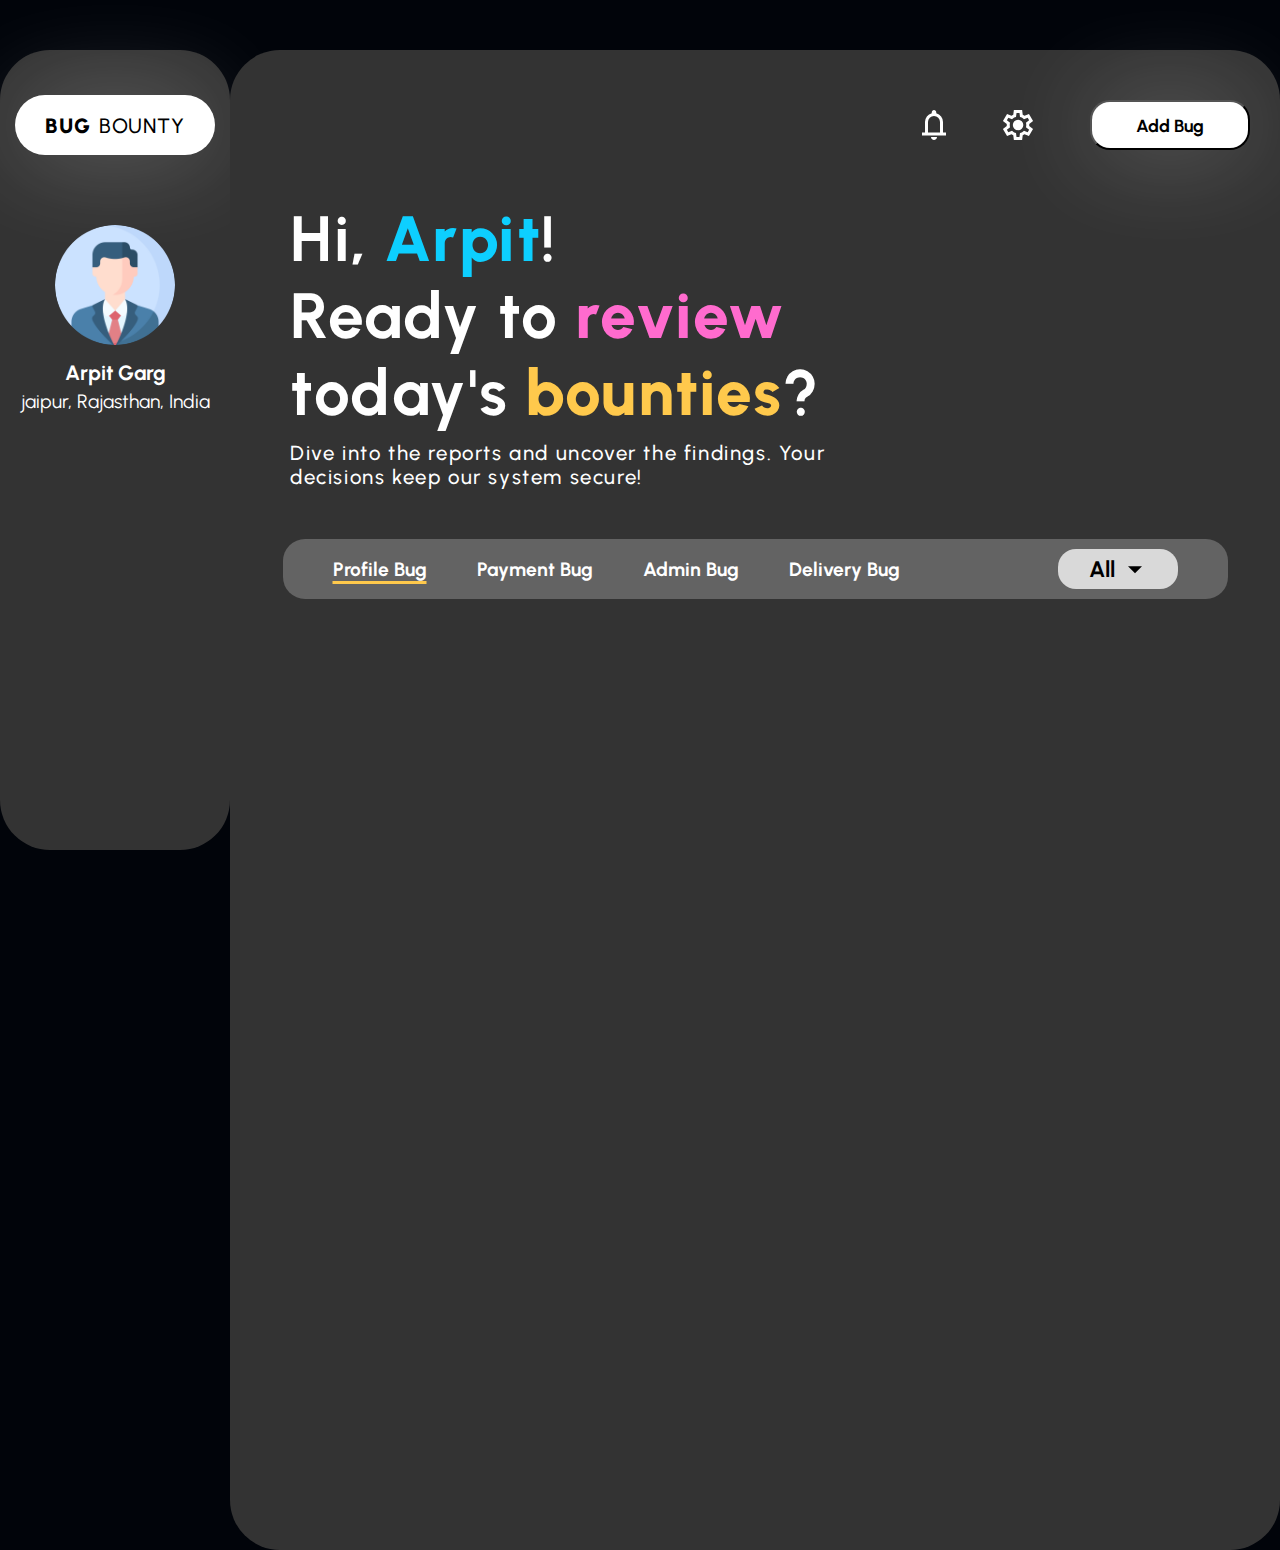
<file: admin.html>
<!DOCTYPE html>
<html lang="en">
<head>
    <meta charset="UTF-8">
    <meta name="viewport" content="width=device-width, initial-scale=1.0">
    <link rel="preconnect" href="https://fonts.googleapis.com">
    <link rel="preconnect" href="https://fonts.gstatic.com" crossorigin>
    <link href="https://fonts.googleapis.com/css2?family=Moderustic&family=Urbanist:ital,wght@0,100..900;1,100..900&display=swap" rel="stylesheet">
    <title>Bug Bounty</title>
    <link rel="stylesheet" href="css/admin.css">
    <link rel="stylesheet" href="css/global.css">
    <link rel="stylesheet" href="css/footer.css">
    <link rel="stylesheet" href="css/stylemobile.css">
</head>
<body>
  
  <div class="fullpage">
    <div id="cursor-border"></div>


    <div class="main-box">

        <div class="main-1">
            <div class="nav">
                <div class="bar">
                    <div class="bar-elements">
                        <div class="mob-nav-ele">
                            <p class="nav-logo"><span>BUG</span> <span>BOUNTY</span></p>
                        </div>
                    </div>
                </div>
            </div>

            <div class="profile-img">
                <img src="images/profile.png" alt="">
                <h3>Arpit Garg</h3>
                <h4>jaipur, Rajasthan, India</h4>
            </div>
        </div>


        <div class="main-2">
            <div class="main-2-top">
                <div class="notify">
                    <svg xmlns="http://www.w3.org/2000/svg" height="24px" viewBox="0 -960 960 960" width="24px" fill="#FFFFFF"><path d="M160-200v-80h80v-280q0-83 50-147.5T420-792v-28q0-25 17.5-42.5T480-880q25 0 42.5 17.5T540-820v28q80 20 130 84.5T720-560v280h80v80H160Zm320-300Zm0 420q-33 0-56.5-23.5T400-160h160q0 33-23.5 56.5T480-80ZM320-280h320v-280q0-66-47-113t-113-47q-66 0-113 47t-47 113v280Z"/></svg>
                </div>
                <div class="setting">
                    <svg xmlns="http://www.w3.org/2000/svg" height="24px" viewBox="0 -960 960 960" width="24px" fill="#FFFFFF"><path d="m370-80-16-128q-13-5-24.5-12T307-235l-119 50L78-375l103-78q-1-7-1-13.5v-27q0-6.5 1-13.5L78-585l110-190 119 50q11-8 23-15t24-12l16-128h220l16 128q13 5 24.5 12t22.5 15l119-50 110 190-103 78q1 7 1 13.5v27q0 6.5-2 13.5l103 78-110 190-118-50q-11 8-23 15t-24 12L590-80H370Zm70-80h79l14-106q31-8 57.5-23.5T639-327l99 41 39-68-86-65q5-14 7-29.5t2-31.5q0-16-2-31.5t-7-29.5l86-65-39-68-99 42q-22-23-48.5-38.5T533-694l-13-106h-79l-14 106q-31 8-57.5 23.5T321-633l-99-41-39 68 86 64q-5 15-7 30t-2 32q0 16 2 31t7 30l-86 65 39 68 99-42q22 23 48.5 38.5T427-266l13 106Zm42-180q58 0 99-41t41-99q0-58-41-99t-99-41q-59 0-99.5 41T342-480q0 58 40.5 99t99.5 41Zm-2-140Z"/></svg>
                </div>
                <div class="addbug">
                    <button class="addbug-btn">Add Bug</button>
                </div>
            </div>

            <div class="main-mid1-txt">
                <h1>Hi, <span class="blue-txt">Arpit</span>!<br>
                    Ready to <span class="pink-txt">review</span><br>today's <span class="yellow-txt">bounties</span>?</h1>
                    <h6>Dive into the reports and uncover the findings. Your decisions keep our system secure!</h6>
            </div>

            <div class="main2-tab">
                <div class="tab-switch-i">
                    <h4><span>Profile Bug</span></h4>
                    <h4>Payment Bug</h4>
                    <h4>Admin Bug</h4>
                    <h4>Delivery Bug</h4>
                </div>
                <div class="tab-switch-all" onclick="toggleDropdown()">
                    <h4>All</h4>
                    <svg xmlns="http://www.w3.org/2000/svg" height="24px" viewBox="0 -960 960 960" width="24px" fill="#000000"><path d="M480-360 280-560h400L480-360Z"/></svg>
                    <div class="dropdown-content" id="dropdown">
                        <a href="#">Featured Bugs</a>
                        <a href="#">New Bugs</a>
                        <a href="#">Old Bugs</a>
                    </div>
                </div>
            </div>
        </div>
    </div>




</div>
<script>
    function toggleDropdown() {
        document.getElementById("dropdown").classList.toggle("show");
    }

    // Close the dropdown if the user clicks outside of it
    window.onclick = function(event) {
        if (!event.target.matches('.tab-switch-all') && !event.target.matches('.tab-switch-all *')) {
            var dropdowns = document.getElementsByClassName("dropdown-content");
            for (var i = 0; i < dropdowns.length; i++) {
                var openDropdown = dropdowns[i];
                if (openDropdown.classList.contains('show')) {
                    openDropdown.classList.remove('show');
                }
            }
        }
    }
</script>
    <script src="js/script.js"></script>
    <script src="js/cursor.js"></script>
    <script src="js/global.js"></script>

</body>
</html>
</file>
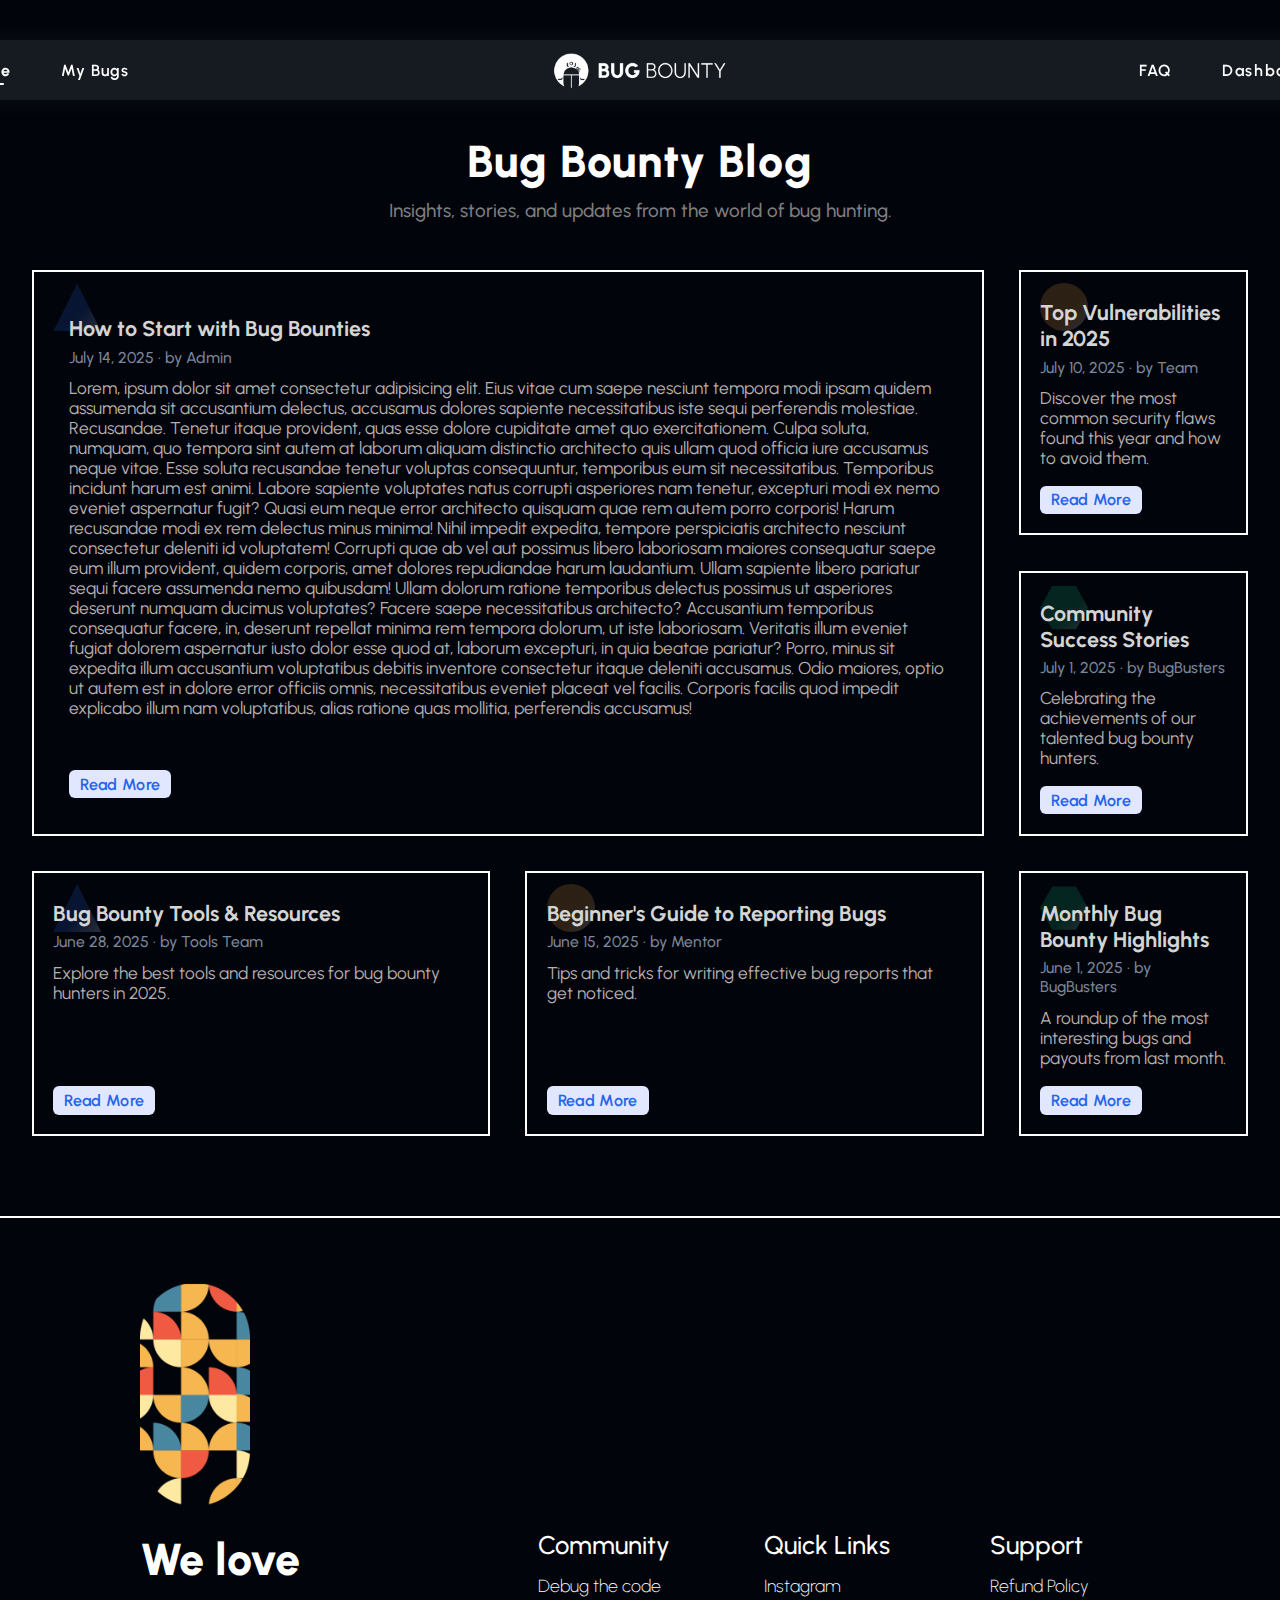
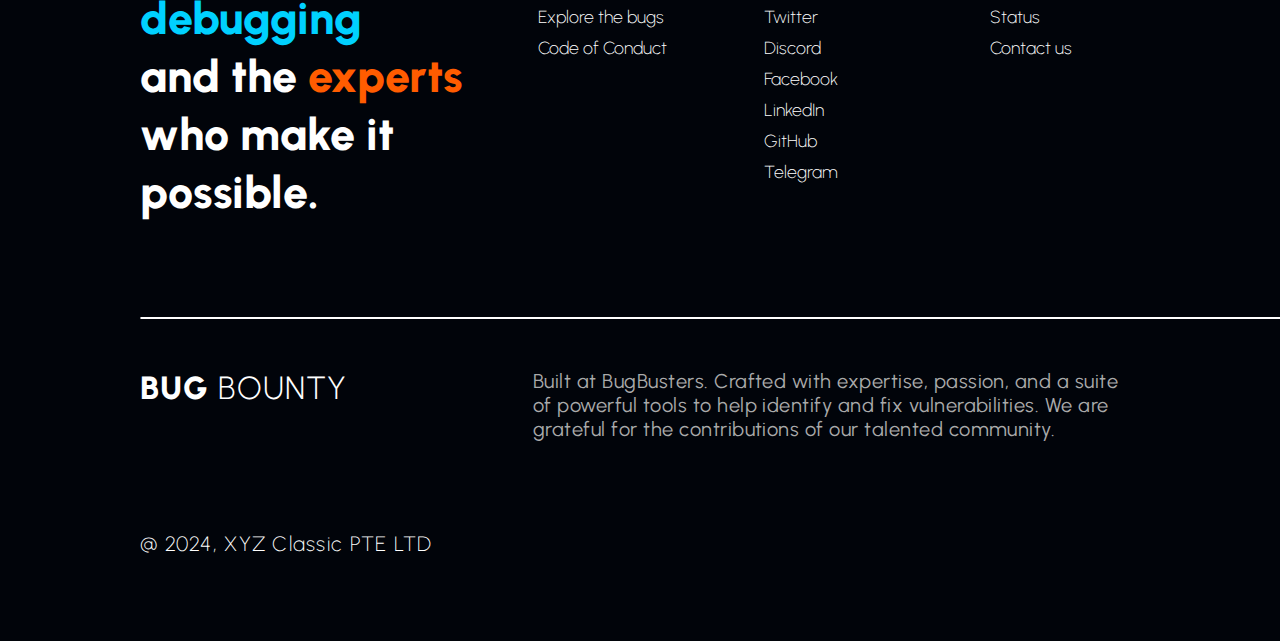
<file: blog.html>
<!DOCTYPE html>
<html lang="en">
<head>
    <meta charset="UTF-8">
    <meta name="viewport" content="width=device-width, initial-scale=1.0">
    <link rel="preconnect" href="https://fonts.googleapis.com">
    <link rel="preconnect" href="https://fonts.gstatic.com" crossorigin>
    <link href="https://fonts.googleapis.com/css2?family=Moderustic&family=Urbanist:ital,wght@0,100..900;1,100..900&display=swap" rel="stylesheet">
    <title>Bug Bounty</title>
    <link rel="stylesheet" href="css/nav.css">
    <link rel="stylesheet" href="css/global.css">
    <link rel="stylesheet" href="css/footer.css">
    <link rel="stylesheet" href="css/stylemobile.css">
    <link rel="stylesheet" href="css/blog.css">
    <link rel="stylesheet" href="https://cdnjs.cloudflare.com/ajax/libs/font-awesome/6.7.2/css/all.min.css">
</head>
<body>
    <div class="fullpage">
        <div id="cursor-border"></div>
        <!-- <div class="page-hide"> -->
<div class="nav-div">
    <nav>
        <div class="bar">
            <div class="bar-elements">
              <div class="mob-nav-ele">
                <p class="nav-logo"><span>BUG</span> <span>BOUNTY</span></p>
              </div>
              
                <div class="bar-ele-but">
                    <div class="left">
                        <h4><a href="index.html" class="active" style="text-decoration: none; color: #ffffff;">Home</a></h4>
                        <h4><a href="#" style="text-decoration: none; color: #ffffff;">My Bugs</a></h4>
                    </div>
                    <div class="center">
                      <img class="img-logo" src="images/logo.png" alt="logo">
                  </div>
                    <div class="right">
                        <h4><a href="#faq-section" style="text-decoration: none; color: #ffffff;">FAQ</a></h4>
                        <button id="discoverButton" class="ui-btn">
                          <span>
                            Dashboard
                          </span>
                        </button>
                            <!-- <h4><a style="text-decoration: none; color: #02cccc; font-size: 1.08rem; font-weight: 900;" href="#"><b>Go to Dashboard</b></a></h4> -->

                    </div>
                </div>
            </div>
        </div>
      </nav>
      </div>

    <main class="blog-main">
      <section class="blog-header">
        <h1 class="blog-title">Bug Bounty Blog</h1>
        <p class="blog-desc">Insights, stories, and updates from the world of bug hunting.</p>
      </section>
      <section class="blog-bento-grid">
        <article class="blog-card blog-card-major">
          <div class="blog-geo-shape blog-geo-triangle"></div>
          <h2 class="blog-card-title">How to Start with Bug Bounties</h2>
          <p class="blog-card-meta">July 14, 2025 · by Admin</p>
          <p class="blog-card-excerpt">Lorem, ipsum dolor sit amet consectetur adipisicing elit. Eius vitae cum saepe nesciunt tempora modi ipsam quidem assumenda sit accusantium delectus, accusamus dolores sapiente necessitatibus iste sequi perferendis molestiae. Recusandae.
          Tenetur itaque provident, quas esse dolore cupiditate amet quo exercitationem. Culpa soluta, numquam, quo tempora sint autem at laborum aliquam distinctio architecto quis ullam quod officia iure accusamus neque vitae.
          Esse soluta recusandae tenetur voluptas consequuntur, temporibus eum sit necessitatibus. Temporibus incidunt harum est animi. Labore sapiente voluptates natus corrupti asperiores nam tenetur, excepturi modi ex nemo eveniet aspernatur fugit?
          Quasi eum neque error architecto quisquam quae rem autem porro corporis! Harum recusandae modi ex rem delectus minus minima! Nihil impedit expedita, tempore perspiciatis architecto nesciunt consectetur deleniti id voluptatem!
          Corrupti quae ab vel aut possimus libero laboriosam maiores consequatur saepe eum illum provident, quidem corporis, amet dolores repudiandae harum laudantium. Ullam sapiente libero pariatur sequi facere assumenda nemo quibusdam!
          Ullam dolorum ratione temporibus delectus possimus ut asperiores deserunt numquam ducimus voluptates? Facere saepe necessitatibus architecto? Accusantium temporibus consequatur facere, in, deserunt repellat minima rem tempora dolorum, ut iste laboriosam.
          Veritatis illum eveniet fugiat dolorem aspernatur iusto dolor esse quod at, laborum excepturi, in quia beatae pariatur? Porro, minus sit expedita illum accusantium voluptatibus debitis inventore consectetur itaque deleniti accusamus.
          Odio maiores, optio ut autem est in dolore error officiis omnis, necessitatibus eveniet placeat vel facilis. Corporis facilis quod impedit explicabo illum nam voluptatibus, alias ratione quas mollitia, perferendis accusamus!</p>
          <a href="#" class="blog-read-more">Read More</a>
        </article>
        <article class="blog-card blog-card-square">
          <div class="blog-geo-shape blog-geo-circle"></div>
          <h2 class="blog-card-title">Top Vulnerabilities in 2025</h2>
          <p class="blog-card-meta">July 10, 2025 · by Team</p>
          <p class="blog-card-excerpt">Discover the most common security flaws found this year and how to avoid them.</p>
          <a href="#" class="blog-read-more">Read More</a>
        </article>
        <article class="blog-card blog-card-square">
          <div class="blog-geo-shape blog-geo-hex"></div>
          <h2 class="blog-card-title">Community Success Stories</h2>
          <p class="blog-card-meta">July 1, 2025 · by BugBusters</p>
          <p class="blog-card-excerpt">Celebrating the achievements of our talented bug bounty hunters.</p>
          <a href="#" class="blog-read-more">Read More</a>
        </article>
        <article class="blog-card blog-card-square">
          <div class="blog-geo-shape blog-geo-triangle"></div>
          <h2 class="blog-card-title">Bug Bounty Tools & Resources</h2>
          <p class="blog-card-meta">June 28, 2025 · by Tools Team</p>
          <p class="blog-card-excerpt">Explore the best tools and resources for bug bounty hunters in 2025.</p>
          <a href="#" class="blog-read-more">Read More</a>
        </article>
        <article class="blog-card blog-card-square">
          <div class="blog-geo-shape blog-geo-circle"></div>
          <h2 class="blog-card-title">Beginner's Guide to Reporting Bugs</h2>
          <p class="blog-card-meta">June 15, 2025 · by Mentor</p>
          <p class="blog-card-excerpt">Tips and tricks for writing effective bug reports that get noticed.</p>
          <a href="#" class="blog-read-more">Read More</a>
        </article>
        <article class="blog-card blog-card-square">
          <div class="blog-geo-shape blog-geo-hex"></div>
          <h2 class="blog-card-title">Monthly Bug Bounty Highlights</h2>
          <p class="blog-card-meta">June 1, 2025 · by BugBusters</p>
          <p class="blog-card-excerpt">A roundup of the most interesting bugs and payouts from last month.</p>
          <a href="#" class="blog-read-more">Read More</a>
        </article>
      </section>
    </main>

    <hr style="align-items: center; justify-self: center; border: 1.5px solid rgb(255, 255, 255); width: 1536px; border-radius: 5px;">
    <footer>
        <div class="footer-container">
          <div class="footer-logo">
            <img src="images/footer-vec.png" alt="footer-vec"/>
          </div>
          <div class="footer-txt-link">
          <div class="footer-text">
            <h3>
              We love <span class="blue">debugging</span><br> and the <span class="orange">experts</span><br> who make it possible.
            </h3>
          </div>
          <div class="footer-links">
            <div class="community">
              <h4>Community</h4>
              <ul>
                <li><a href="#">Debug the code</a></li>
                <li><a href="#">Explore the bugs</a></li>
                <li><a href="#">Code of Conduct</a></li>
              </ul>
            </div>
            <div class="quick-links">
              <h4>Quick Links</h4>
              <ul>
                <li><a href="#">Instagram</a></li>
                <li><a href="#">Twitter</a></li>
                <li><a href="#">Discord</a></li>
                <li><a href="#">Facebook</a></li>
                <li><a href="#">LinkedIn</a></li>
                <li><a href="#">GitHub</a></li>
                <li><a href="#">Telegram</a></li>
              </ul>
            </div>
            <div class="support">
              <h4>Support</h4>
              <ul>
                <li><a href="#">Refund Policy</a></li>
                <li><a href="#">Status</a></li>
                <li><a href="#">Contact us</a></li>
              </ul>
            </div>
          </div>
          </div>
      
          <hr style="border: 1.5px solid rgb(255, 255, 255); margin-top: 65px; width: 1200px; border-radius: 5px;">
      
          <div class="footer-bottom">
      
            <p class="logo-footer"><span>BUG</span> <span>BOUNTY</span></p>
            <p>
              Built at BugBusters. Crafted with expertise, passion, and a suite of
              powerful tools to help identify and fix vulnerabilities. We are
              grateful for the contributions of our talented community.
            </p>
          </div>
          <div class="footer-bottom-copyright">
            <p>@ 2024, XYZ Classic PTE LTD</p>
          </div>
        </div>
      </footer>
      </div>
<script src="js/script.js"></script>
<script src="js/global.js"></script>
<script src="js/cursor.js"></script>
</body>
</html>
</file>
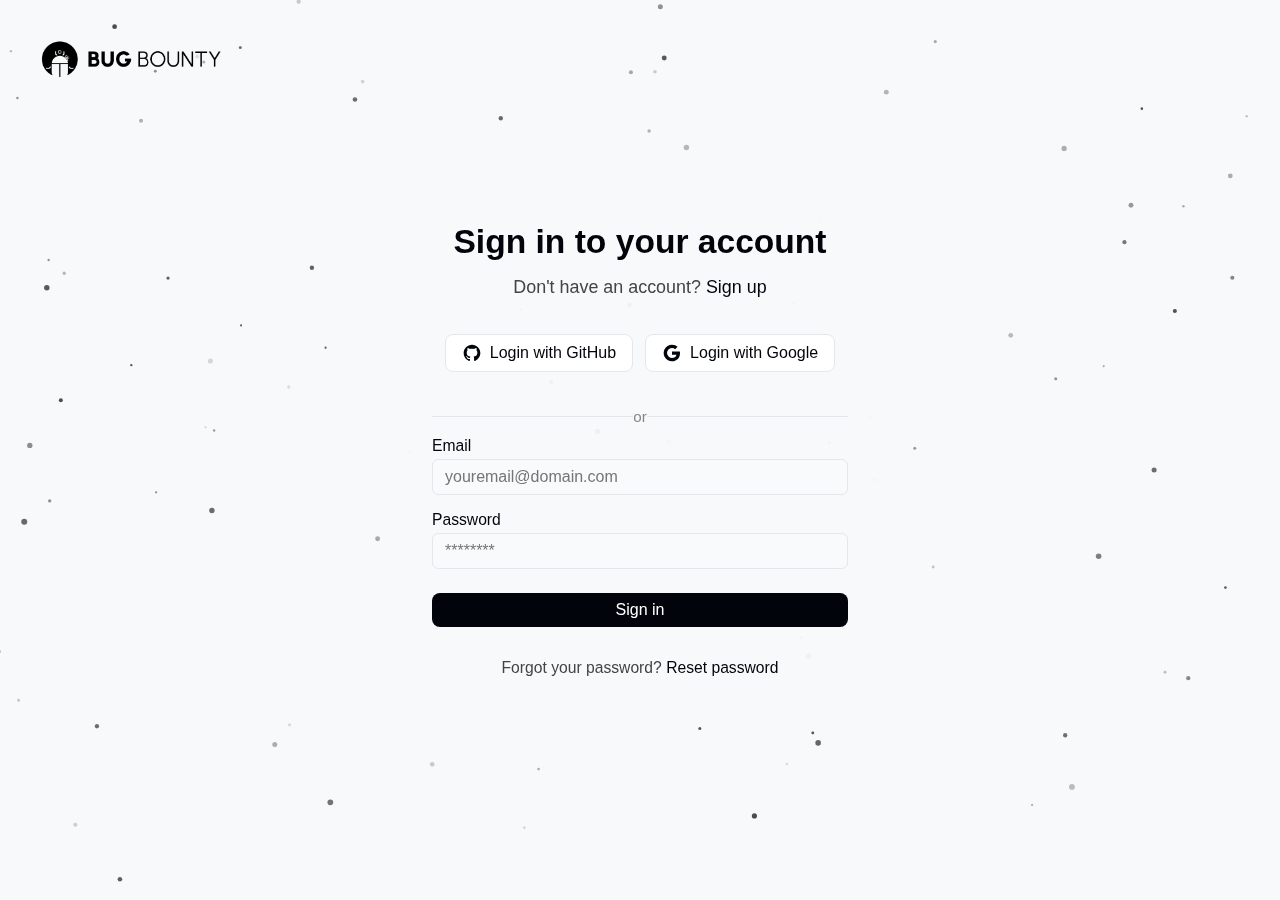
<file: login.html>
<!DOCTYPE html>
<html lang="en">
<head>
    <meta charset="UTF-8">
    <meta name="viewport" content="width=device-width, initial-scale=1.0">
    <title>Login - Bug Bounty</title>
    <link rel="stylesheet" href="css/login.css">
    <link rel="stylesheet" href="css/global.css">
    <link rel="stylesheet" href="css/stylemobile.css">
    <link rel="stylesheet" href="css/footer.css">
</head>
<body>
    <canvas id="particleCanvas"></canvas>
    <div id="cursor-border"></div>
    <img src="images/logo-dark.png" alt="Bug Bounty Logo" class="login-logo-fixed">
    <div class="login-page-container">
        <div class="login-card">
            <h3 class="login-title">Sign in to your account</h3>
            <p class="login-subtitle">Don't have an account? <a href="signup.html" class="login-link">Sign up</a></p>
            <div class="login-social-row">
                <a href="#" class="login-btn login-btn-outline">
                    <svg class="login-icon" fill="currentColor" viewBox="0 0 24 24" width="20" height="20" aria-hidden="true">
                        <path d="M12.001 2C6.47598 2 2.00098 6.475 2.00098 12C2.00098 16.425 4.86348 20.1625 8.83848 21.4875C9.33848 21.575 9.52598 21.275 9.52598 21.0125C9.52598 20.775 9.51348 19.9875 9.51348 19.15C7.00098 19.6125 6.35098 18.5375 6.15098 17.975C6.03848 17.6875 5.55098 16.8 5.12598 16.5625C4.77598 16.375 4.27598 15.9125 5.11348 15.9C5.90098 15.8875 6.46348 16.625 6.65098 16.925C7.55098 18.4375 8.98848 18.0125 9.56348 17.75C9.65098 17.1 9.91348 16.6625 10.201 16.4125C7.97598 16.1625 5.65098 15.3 5.65098 11.475C5.65098 10.3875 6.03848 9.4875 6.67598 8.7875C6.57598 8.5375 6.22598 7.5125 6.77598 6.1375C6.77598 6.1375 7.61348 5.875 9.52598 7.1625C10.326 6.9375 11.176 6.825 12.026 6.825C12.876 6.825 13.726 6.9375 14.526 7.1625C16.4385 5.8625 17.276 6.1375 17.276 6.1375C17.826 7.5125 17.476 8.5375 17.376 8.7875C18.0135 9.4875 18.401 10.375 18.401 11.475C18.401 15.3125 16.0635 16.1625 13.8385 16.4125C14.201 16.725 14.5135 17.325 14.5135 18.2625C14.5135 19.6 14.501 20.675 14.501 21.0125C14.501 21.275 14.6885 21.5875 15.1885 21.4875C19.259 20.1133 21.9999 16.2963 22.001 12C22.001 6.475 17.526 2 12.001 2Z" />
                    </svg>
                    <span>Login with GitHub</span>
                </a>
                <a href="#" class="login-btn login-btn-outline">
                    <svg class="login-icon" fill="currentColor" viewBox="0 0 24 24" width="20" height="20" aria-hidden="true">
                        <path d="M3.06364 7.50914C4.70909 4.24092 8.09084 2 12 2C14.6954 2 16.959 2.99095 18.6909 4.60455L15.8227 7.47274C14.7864 6.48185 13.4681 5.97727 12 5.97727C9.39542 5.97727 7.19084 7.73637 6.40455 10.1C6.2045 10.7 6.09086 11.3409 6.09086 12C6.09086 12.6591 6.2045 13.3 6.40455 13.9C7.19084 16.2636 9.39542 18.0227 12 18.0227C13.3454 18.0227 14.4909 17.6682 15.3864 17.0682C16.4454 16.3591 17.15 15.3 17.3818 14.05H12V10.1818H21.4181C21.5364 10.8363 21.6 11.5182 21.6 12.2273C21.6 15.2727 20.5091 17.8363 18.6181 19.5773C16.9636 21.1046 14.7 22 12 22C8.09084 22 4.70909 19.7591 3.06364 16.4909C2.38638 15.1409 2 13.6136 2 12C2 10.3864 2.38638 8.85911 3.06364 7.50914Z" />
                    </svg>
                    <span>Login with Google</span>
                </a>
            </div>
            <div class="login-separator">
                <div class="bg">
                <span>or</span>
                </div>
            </div>
            <form class="login-form" autocomplete="off">
                <div class="form-group">
                    <label for="email" class="form-label">Email</label>
                    <input type="email" id="email" name="email" class="form-input" placeholder="youremail@domain.com" required>
                </div>
                <div class="form-group">
                    <label for="password" class="form-label">Password</label>
                    <input type="password" id="password" name="password" class="form-input" placeholder="********" required>
                </div>
                <button type="submit" class="login-btn login-btn-primary">Sign in</button>
            </form>
            <p class="login-footer-text">Forgot your password? <a href="#" class="login-link">Reset password</a></p>
        </div>
    </div>
</body>
    <script src="js/cursor.js"></script>
    <script src="js/login-particles.js"></script>

</html>
</file>
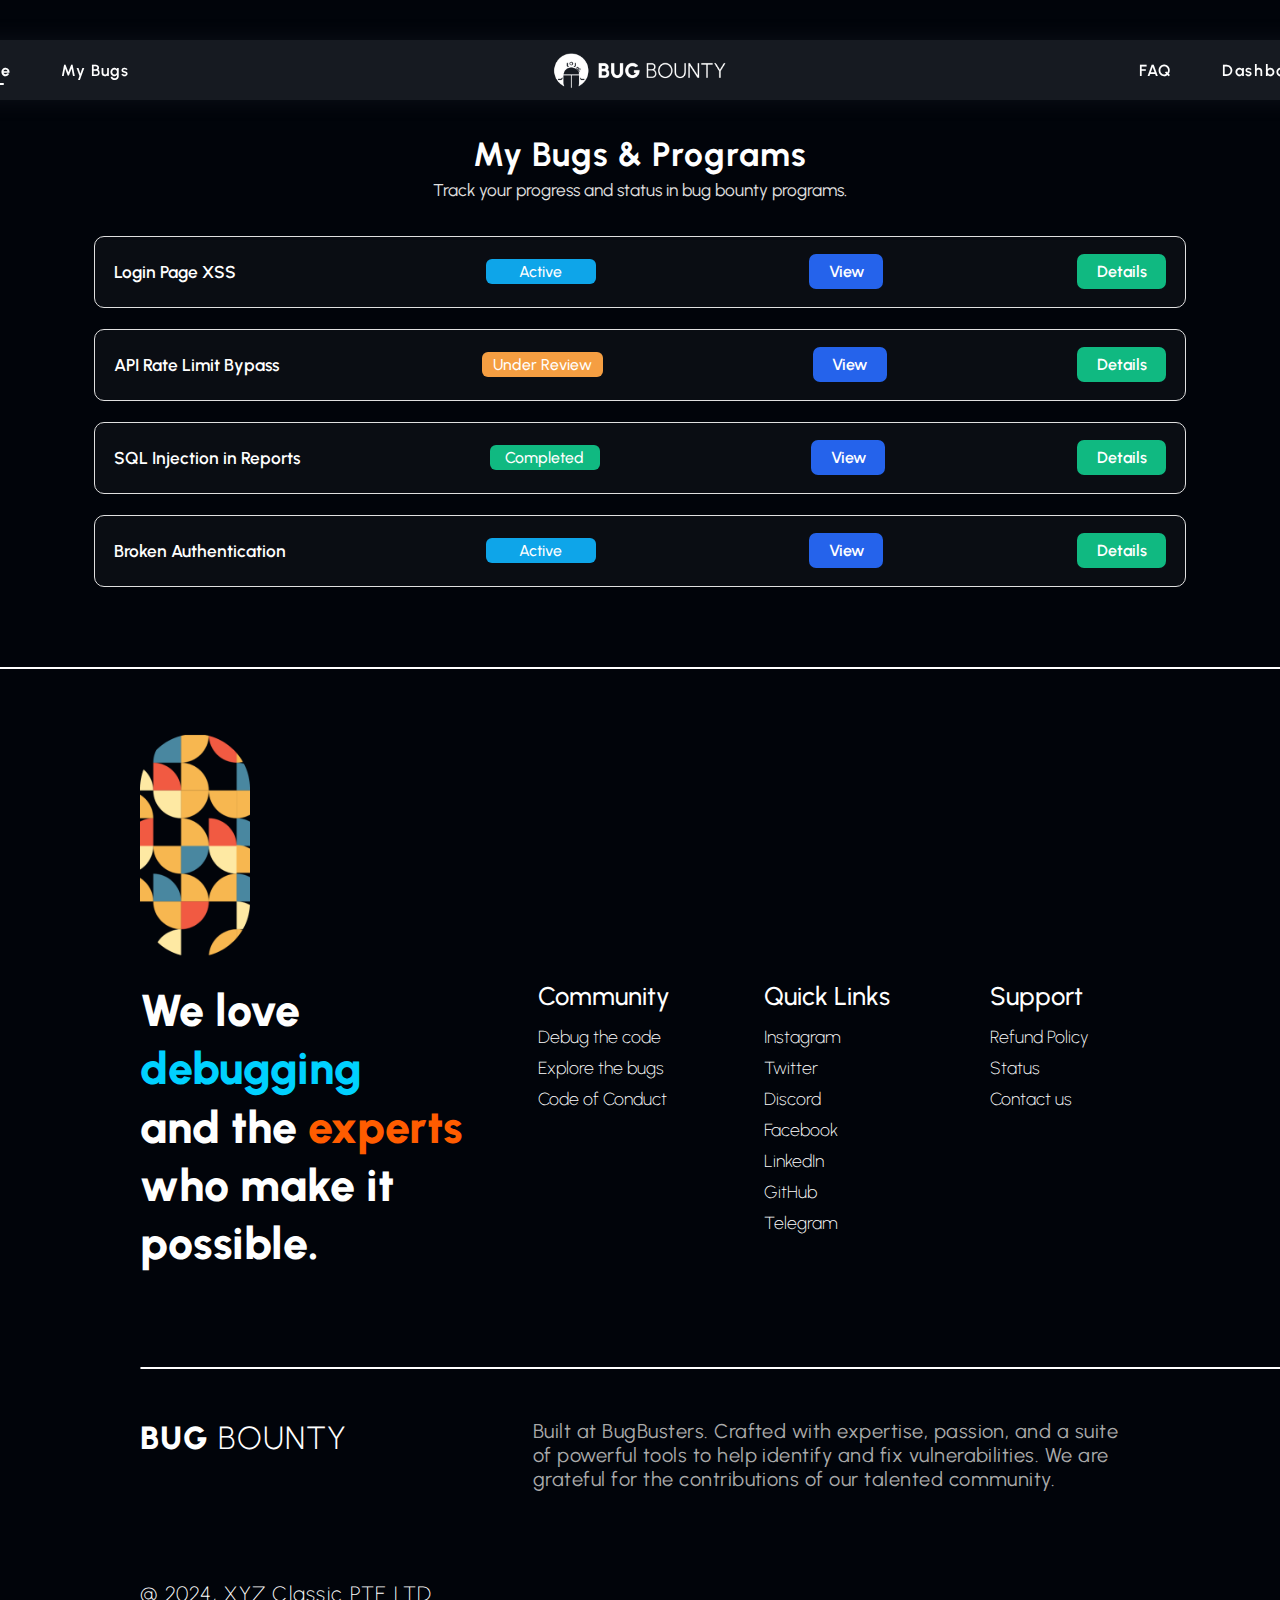
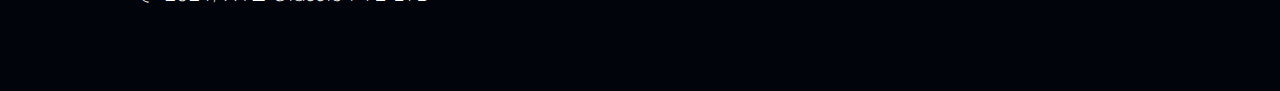
<file: mybug.html>
<!DOCTYPE html>
<html lang="en">
<head>
    <meta charset="UTF-8">
    <meta name="viewport" content="width=device-width, initial-scale=1.0">
    <link rel="preconnect" href="https://fonts.googleapis.com">
    <link rel="preconnect" href="https://fonts.gstatic.com" crossorigin>
    <link href="https://fonts.googleapis.com/css2?family=Moderustic&family=Urbanist:ital,wght@0,100..900;1,100..900&display=swap" rel="stylesheet">
    <title>Bug Bounty</title>
    <link rel="stylesheet" href="css/nav.css">
    <link rel="stylesheet" href="css/global.css">
    <link rel="stylesheet" href="css/footer.css">
    <link rel="stylesheet" href="css/stylemobile.css">
    <link rel="stylesheet" href="css/mybug.css">
    <link rel="stylesheet" href="https://cdnjs.cloudflare.com/ajax/libs/font-awesome/6.7.2/css/all.min.css">
</head>
<body>
    <div class="fullpage">
        <div id="cursor-border"></div>
        <!-- <div class="page-hide"> -->
<div class="nav-div">
    <nav>
        <div class="bar">
            <div class="bar-elements">
              <div class="mob-nav-ele">
                <p class="nav-logo"><span>BUG</span> <span>BOUNTY</span></p>
              </div>
              
                <div class="bar-ele-but">
                    <div class="left">
                        <h4><a href="index.html" class="active" style="text-decoration: none; color: #ffffff;">Home</a></h4>
                        <h4><a href="#" style="text-decoration: none; color: #ffffff;">My Bugs</a></h4>
                    </div>
                    <div class="center">
                      <img class="img-logo" src="images/logo.png" alt="logo">
                  </div>
                    <div class="right">
                        <h4><a href="#faq-section" style="text-decoration: none; color: #ffffff;">FAQ</a></h4>
                        <button id="discoverButton" class="ui-btn">
                          <span>
                            Dashboard
                          </span>
                        </button>
                            <!-- <h4><a style="text-decoration: none; color: #02cccc; font-size: 1.08rem; font-weight: 900;" href="#"><b>Go to Dashboard</b></a></h4> -->

                    </div>
                </div>
            </div>
        </div>
      </nav>
      </div>

    <main class="mybug-main">
      <section class="mybug-header">
        <h1 class="mybug-title">My Bugs & Programs</h1>
        <p class="mybug-desc">Track your progress and status in bug bounty programs.</p>
      </section>
      <section class="mybug-list">
        <div class="mybug-item">
          <span class="mybug-name">Login Page XSS</span>
          <span class="mybug-status active">Active</span>
          <button class="mybug-btn" onclick="window.location.href='bug.html'">View</button>
          <button class="mybug-details-btn" onclick="window.location.href='bug.html'">Details</button>
        </div>
        <div class="mybug-item">
          <span class="mybug-name">API Rate Limit Bypass</span>
          <span class="mybug-status review">Under Review</span>
          <button class="mybug-btn" onclick="window.location.href='bug.html'">View</button>
          <button class="mybug-details-btn" onclick="window.location.href='bug.html'">Details</button>
        </div>
        <div class="mybug-item">
          <span class="mybug-name">SQL Injection in Reports</span>
          <span class="mybug-status completed">Completed</span>
          <button class="mybug-btn" onclick="window.location.href='bug.html'">View</button>
          <button class="mybug-details-btn" onclick="window.location.href='bug.html'">Details</button>
        </div>
        <div class="mybug-item">
          <span class="mybug-name">Broken Authentication</span>
          <span class="mybug-status active">Active</span>
          <button class="mybug-btn" onclick="window.location.href='bug.html'">View</button>
          <button class="mybug-details-btn" onclick="window.location.href='bug.html'">Details</button>
        </div>
      </section>
    </main>

    <hr style="align-items: center; justify-self: center; border: 1.5px solid rgb(255, 255, 255); width: 1536px; border-radius: 5px;">
    <footer>
        <div class="footer-container">
          <div class="footer-logo">
            <img src="images/footer-vec.png" alt="footer-vec"/>
          </div>
          <div class="footer-txt-link">
          <div class="footer-text">
            <h3>
              We love <span class="blue">debugging</span><br> and the <span class="orange">experts</span><br> who make it possible.
            </h3>
          </div>
          <div class="footer-links">
            <div class="community">
              <h4>Community</h4>
              <ul>
                <li><a href="#">Debug the code</a></li>
                <li><a href="#">Explore the bugs</a></li>
                <li><a href="#">Code of Conduct</a></li>
              </ul>
            </div>
            <div class="quick-links">
              <h4>Quick Links</h4>
              <ul>
                <li><a href="#">Instagram</a></li>
                <li><a href="#">Twitter</a></li>
                <li><a href="#">Discord</a></li>
                <li><a href="#">Facebook</a></li>
                <li><a href="#">LinkedIn</a></li>
                <li><a href="#">GitHub</a></li>
                <li><a href="#">Telegram</a></li>
              </ul>
            </div>
            <div class="support">
              <h4>Support</h4>
              <ul>
                <li><a href="#">Refund Policy</a></li>
                <li><a href="#">Status</a></li>
                <li><a href="#">Contact us</a></li>
              </ul>
            </div>
          </div>
          </div>
      
          <hr style="border: 1.5px solid rgb(255, 255, 255); margin-top: 65px; width: 1200px; border-radius: 5px;">
      
          <div class="footer-bottom">
      
            <p class="logo-footer"><span>BUG</span> <span>BOUNTY</span></p>
            <p>
              Built at BugBusters. Crafted with expertise, passion, and a suite of
              powerful tools to help identify and fix vulnerabilities. We are
              grateful for the contributions of our talented community.
            </p>
          </div>
          <div class="footer-bottom-copyright">
            <p>@ 2024, XYZ Classic PTE LTD</p>
          </div>
        </div>
      </footer>
      </div>
<script src="js/script.js"></script>
<script src="js/global.js"></script>
<script src="js/cursor.js"></script>
</body>
</html>
</file>
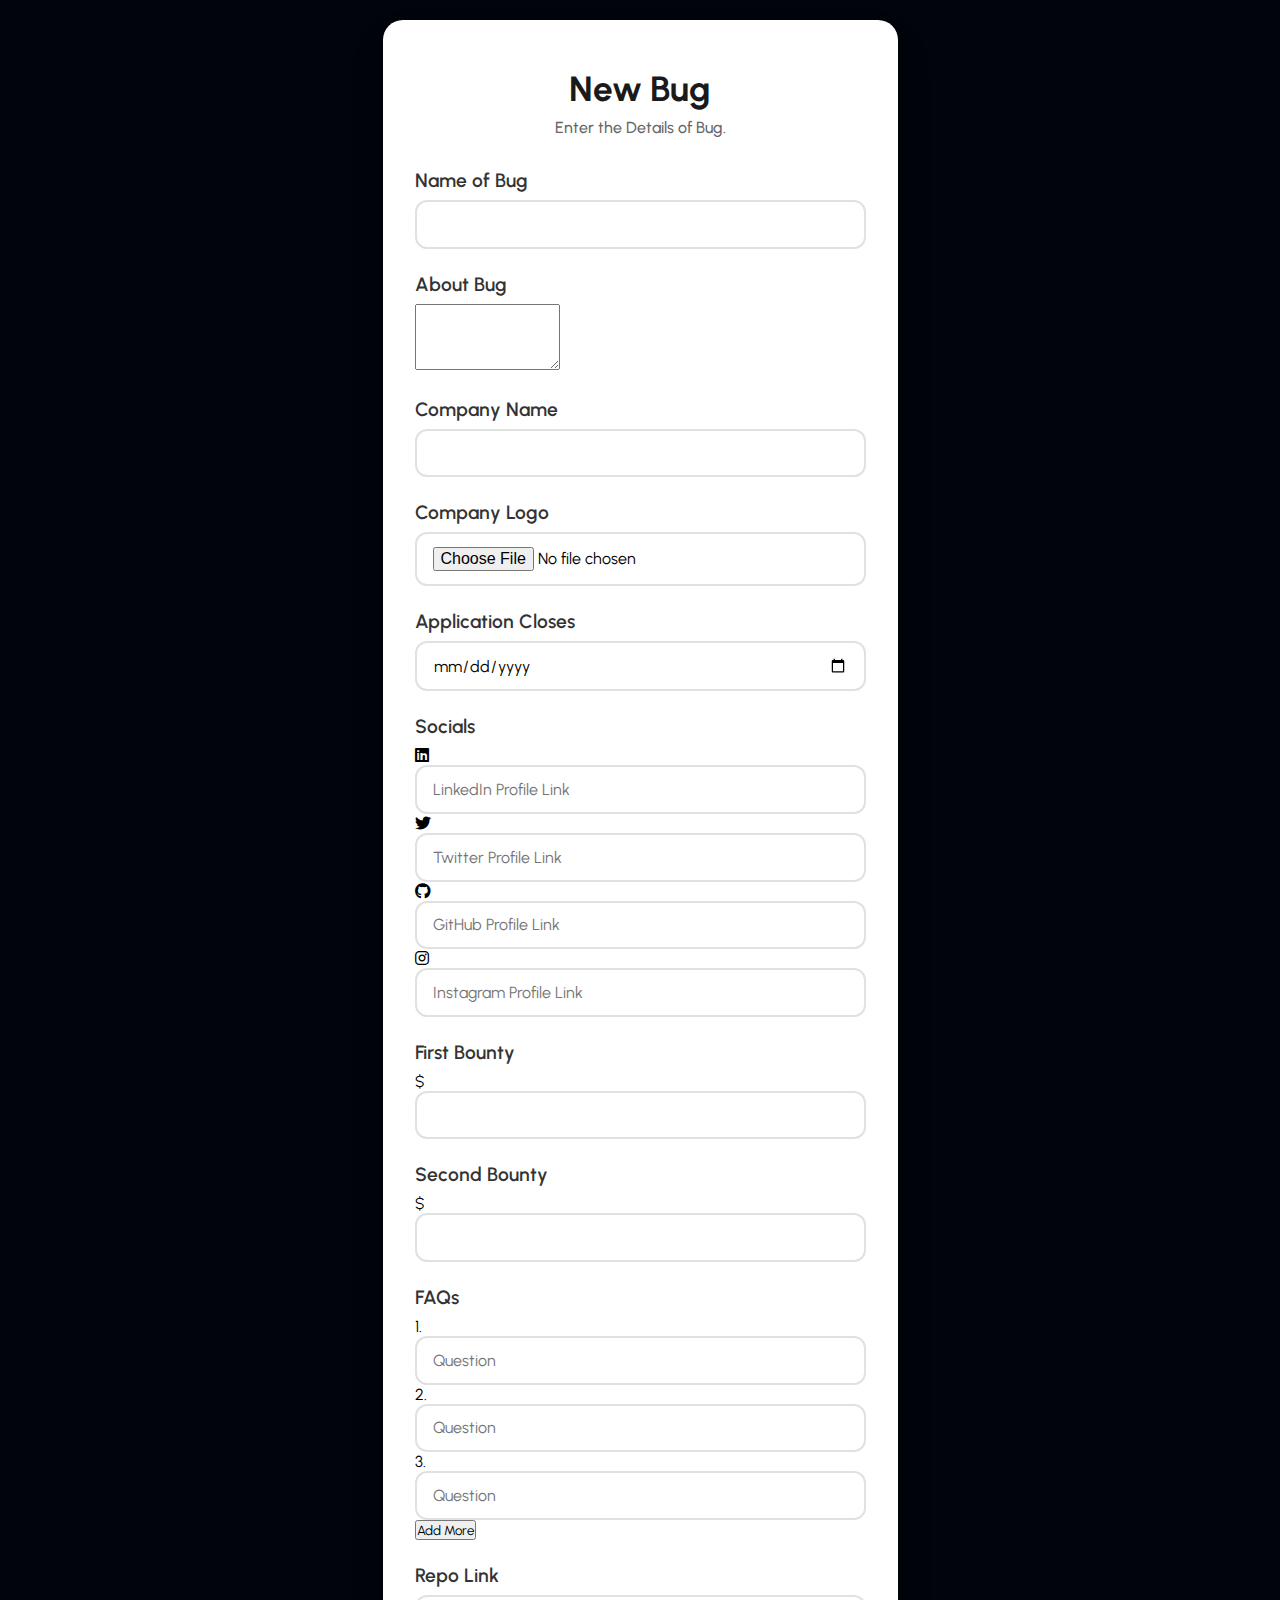
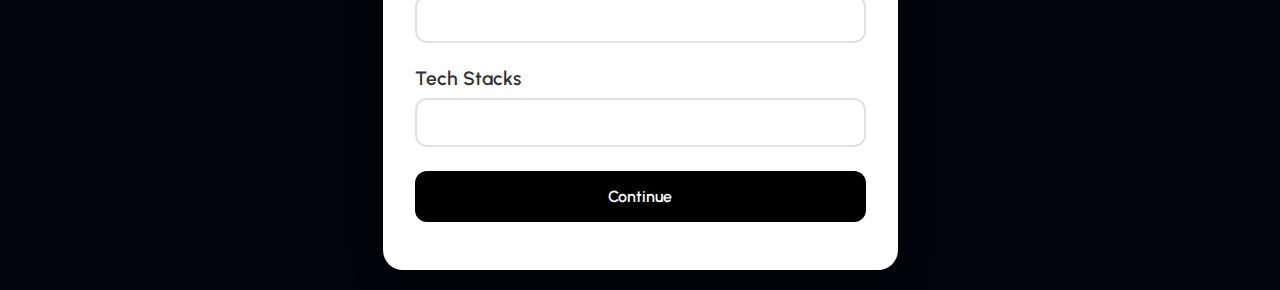
<file: newbug.html>
<!DOCTYPE html>
<html lang="en">
<head>
    <meta charset="UTF-8">
    <meta name="viewport" content="width=device-width, initial-scale=1.0">
    <link rel="preconnect" href="https://fonts.googleapis.com">
    <link rel="preconnect" href="https://fonts.gstatic.com" crossorigin>
    <link href="https://fonts.googleapis.com/css2?family=Moderustic&family=Urbanist:ital,wght@0,100..900;1,100..900&display=swap" rel="stylesheet">
    <title>Bug Bounty</title>
    <link rel="stylesheet" href="css/newbug.css">
    <link rel="stylesheet" href="css/nav.css">
    <link rel="stylesheet" href="css/global.css">
    <link rel="stylesheet" href="https://cdnjs.cloudflare.com/ajax/libs/font-awesome/6.7.2/css/all.min.css">
</head>
<body>
    <div id="cursor-border"></div>
    <div class="login-card">
        <div class="brand">
            <h1>New Bug</h1>
            <p>Enter the Details of Bug.</p>
        </div>

        <form id="loginForm">
            <div class="form-group">
                <label for="bug-name">Name of Bug</label>
                <input type="text" id="bug-name" name="bug-name" required>
            </div>
            <div class="form-group">
                <label for="about-bug">About Bug</label>
                <textarea id="about-bug" name="about-bug" rows="4" required></textarea>
            </div>
            <div class="form-group">
                <label for="company-name">Company Name</label>
                <input type="text" id="company-name" name="company-name" required>
            </div>
            <div class="form-group">
                <label for="company-logo">Company Logo</label>
                <input type="file" id="company-logo" name="company-logo" accept="image/*" required>
            </div>
            <div class="form-group">
                <label for="dates">Application Closes</label>
                <input type="date" id="dates" name="dates" required>
            </div>
            <div class="form-group">
                <label>Socials</label>
                <div class="social-inputs">
                    <div class="social-field">
                        <i class="fab fa-linkedin"></i>
                        <input type="url" id="linkedin" name="linkedin" placeholder="LinkedIn Profile Link">
                    </div>
                    <div class="social-field">
                        <i class="fab fa-twitter"></i>
                        <input type="url" id="twitter" name="twitter" placeholder="Twitter Profile Link">
                    </div>
                    <div class="social-field">
                        <i class="fab fa-github"></i>
                        <input type="url" id="github" name="github" placeholder="GitHub Profile Link">
                    </div>
                    <div class="social-field">
                        <i class="fab fa-instagram"></i>
                        <input type="url" id="instagram" name="instagram" placeholder="Instagram Profile Link">
                    </div>
                </div>
            </div>
            <div class="form-group">
                <label for="first-bounty">First Bounty</label>
                <div class="money-input">
                    <span class="currency-symbol">$</span>
                    <input type="text" id="first-bounty" name="first-bounty" required>
                </div>
            </div>
            <div class="form-group">
                <label for="second-bounty">Second Bounty</label>
                <div class="money-input">
                    <span class="currency-symbol">$</span>
                    <input type="text" id="second-bounty" name="second-bounty" required>
                </div>
            </div>
            <div class="form-group">
                <label for="faqs">FAQs</label>
                <div class="faq-section" id="faq-section">
                    <div class="faq-item">
                        <span class="faq-number">1.</span>
                        <input type="text" placeholder="Question" class="faq-input">
                    </div>
                    <div class="faq-item">
                        <span class="faq-number">2.</span>
                        <input type="text" placeholder="Question" class="faq-input">
                    </div>
                    <div class="faq-item">
                        <span class="faq-number">3.</span>
                        <input type="text" placeholder="Question" class="faq-input">
                    </div>
                    <button type="button" class="add-faq-btn" onclick="addFAQ()">Add More</button>
                </div>
            </div>
            <div class="form-group">
                <label for="repo-link">Repo Link</label>
                <input type="url" id="repo-link" name="repo-link" required>
            </div>
            <div class="form-group">
                <label for="tech-stacks">Tech Stacks</label>
                <input type="text" id="tech-stacks" name="tech-stacks" required>
            </div>
            <button type="submit" class="login-btn" id="loginButton">
                Continue
            </button>
        </form>
    </div>
      <script>
        function addFAQ() {
            const faqSection = document.getElementById('faq-section');
            const newNumber = faqSection.querySelectorAll('.faq-item').length + 1;
            const newFAQ = document.createElement('div');
            newFAQ.classList.add('faq-item');
            newFAQ.innerHTML = `
                <span class="faq-number">${newNumber}.</span>
                <input type="text" placeholder="Question" class="faq-input">
            `;
            faqSection.insertBefore(newFAQ, faqSection.querySelector('.add-faq-btn'));
        }
    </script>
    
<script src="js/script.js"></script>
<script src="js/global.js"></script>
<script src="js/cursor.js"></script>

</body>
</html>
</file>
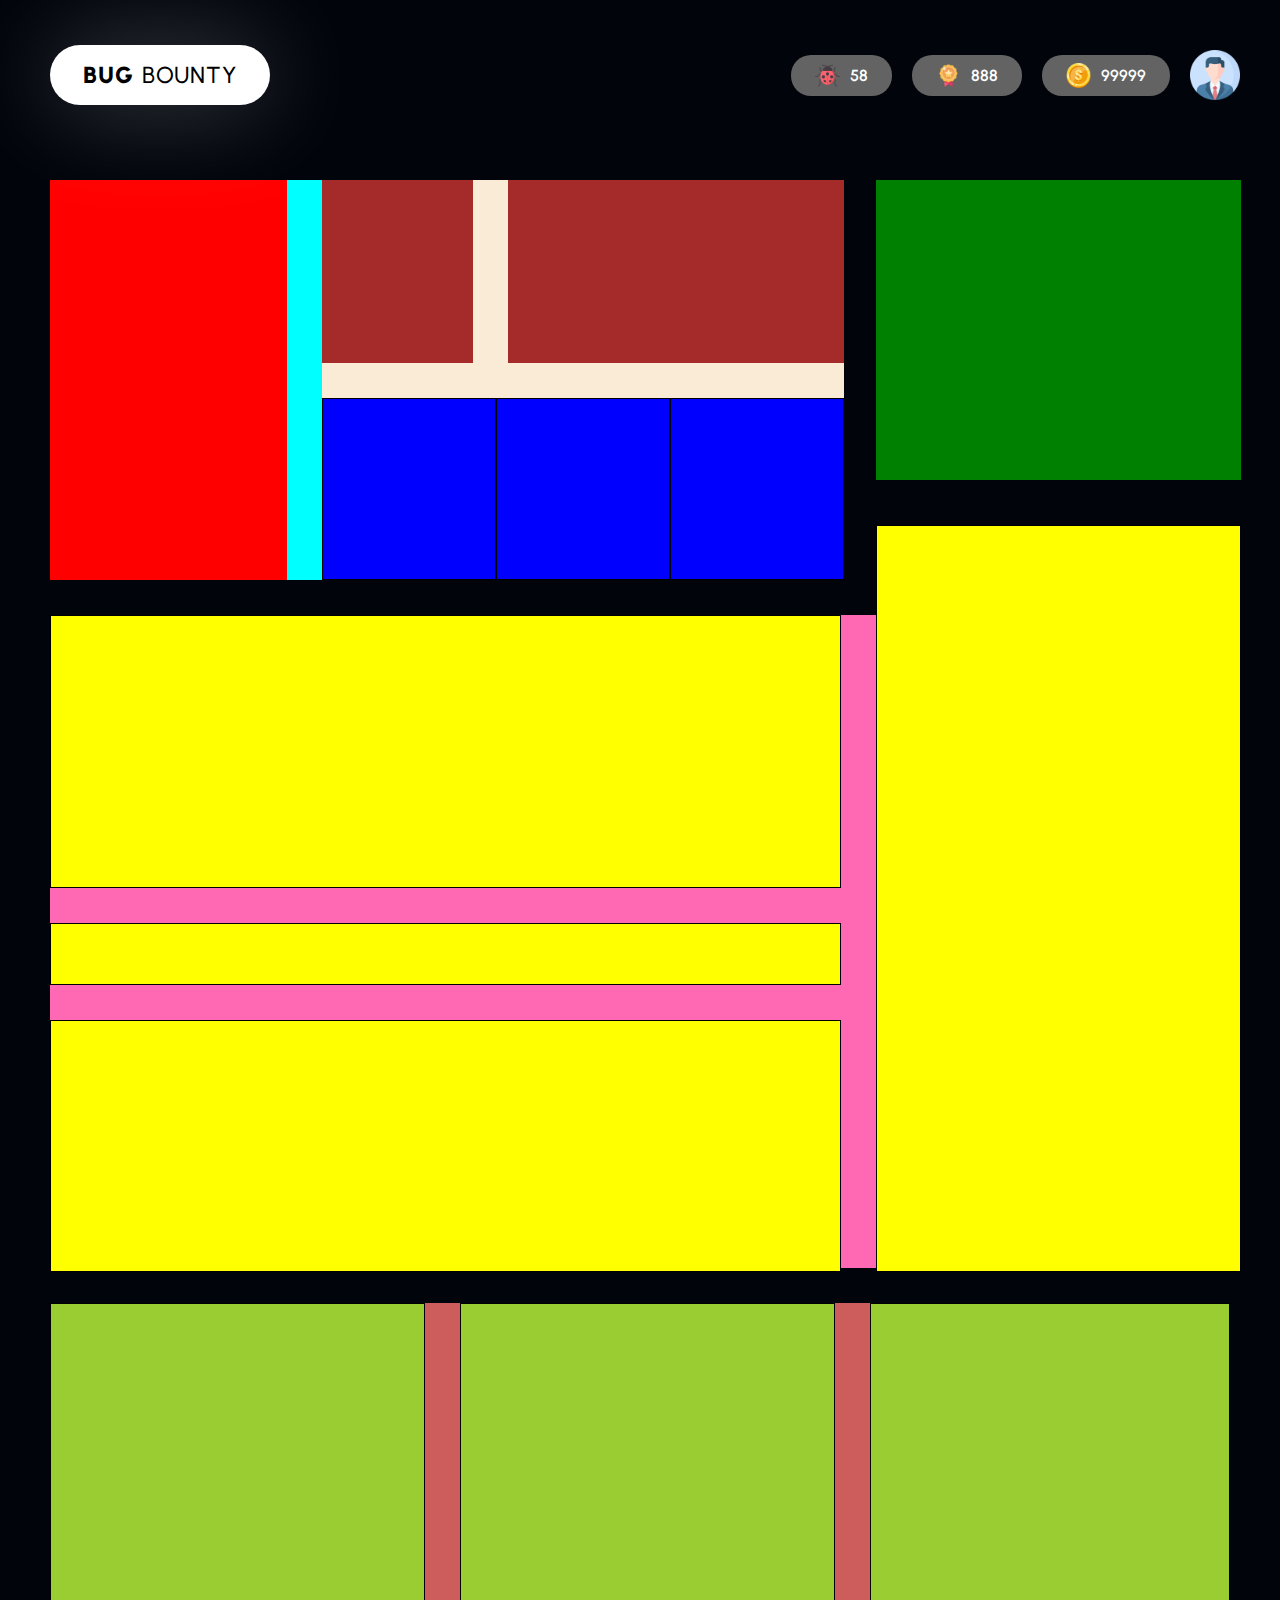
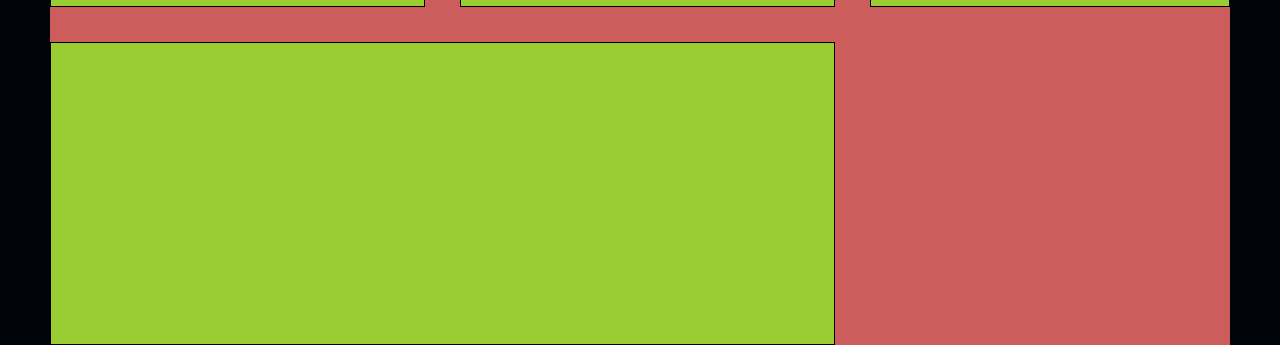
<file: profile.html>
<!DOCTYPE html>
<html lang="en">
<head>
    <meta charset="UTF-8">
    <meta name="viewport" content="width=device-width, initial-scale=1.0">
    <link rel="preconnect" href="https://fonts.googleapis.com">
    <link rel="preconnect" href="https://fonts.gstatic.com" crossorigin>
    <link href="https://fonts.googleapis.com/css2?family=Moderustic&family=Urbanist:ital,wght@0,100..900;1,100..900&display=swap" rel="stylesheet">
    <title>Bug Bounty</title>
    <link rel="stylesheet" href="css/profile.css">
    <link rel="stylesheet" href="css/global.css">
    <link rel="stylesheet" href="css/footer.css">
    <link rel="stylesheet" href="css/stylemobile.css">
</head>
<body>
  
  <div class="fullpage">
    <div id="cursor-border"></div>

<div class="nav-div">
    <nav>
        <div class="bar">
            <div class="bar-elements">
                <div class="mob-nav-ele">
                    <p class="nav-logo"><span>BUG</span> <span>BOUNTY</span></p>
                </div>
            </div>
        </div>
        <div class="activity">
            <div class="my-bugs">
                <img class="icon-activity" src="images/bug.png" alt="">
                <p>58</p>
            </div>
            <div class="my-badges">
                <img class="icon-activity" src="images/badge.png" alt="">
                <p>888</p>
            </div>
            <div class="my-coins">
                <img class="icon-activity" src="images/coin.png" alt="">
                <p>99999</p>
            </div>
            <div class="profile-icon">
                <img src="images/profile.png" alt="profile">
            </div>
        </div>
    </nav>
</div>


    <div class="main-box">

        <div class="main1">
            <div class="profile-img">

            </div>
            <div class="profile-info">
                <div class="profile-grid1">

                </div>
                <div class="profile-grid2">

                </div>
                <div class="profile-grid3">
                    <div>

                    </div>
                    <div>

                    </div>
                    <div>

                    </div>

                </div>


            </div>
            
        </div>
        <div class="main2">

        </div>

    </div>

    <div class="profile-group">
        <div class="about">

        </div>
        <div class="details">

        </div>
        <div class="skills">

        </div>
        <div class="education">

        </div>

    </div>

    <div class="profile-group2">
        <div class="certificates">

        </div>
        <div class="resume">

        </div>
        <div class="rewards">

        </div>
        <div class="bugs">

        </div>

    </div>




</div>
    <script src="js/script.js"></script>
    <script src="js/cursor.js"></script>
    <script src="js/global.js"></script>

</body>
</html>
</file>
<file: css/admin.css>
body {
    background-color: #01040A;
    justify-content: center;
    align-items: center;
  }
  

.fullpage {
    position: relative;
    justify-content: center;
    align-items: center;
    max-width: 1428px;
    margin: 0 auto;
  }

  .main-box {
    display: flex;
    flex-direction: row;
    justify-content: space-between;
    margin-top: 50px;
  }

  .main-1 {
    display: flex;
    flex-direction: column;
    width: 340px;
    height: 800px;
    background-color: #333333;
    border-radius: 50px;
  }
  .main-2 {
    display: flex;
    flex-direction: column;
    width: 1050px;
    height: 1500px;
    background-color: #333333;
    border-radius: 50px;
  }

.nav {
    display: flex;
    justify-content: center;
    align-items: center;
    height: 150px;
}

.bar {
    display: flex;
    justify-content: center;
    align-items: center;
    width: 200px;
    background-color: #ffffff;
    height: 60px;
    border-radius: 100px;
    box-shadow: rgba(255, 255, 255, 0.267) 0px 0px 100px 0px;
}


.bar-ele-but {
    display: none;
}

.bar-elements {
    color: rgb(0, 0, 0);
    display: flex;
    justify-content: center;
    align-items: center;
}

.mob-nav-ele {
    display: block;
    justify-content: center;
    align-items: center;
}

.nav-logo {
    display: flex;
    align-items: center;
    justify-content: center;
    text-align: center;
    font-weight: bold;
    font-size: 1.3rem;
    padding: 20px 0;
    letter-spacing: 0.06rem;
    gap: 8px;
}

.mob-nav-ele span:first-child {
    font-weight: 900;
}

.mob-nav-ele span:last-child {
    font-weight: 500;
}

.profile-img {
    display: flex;
    flex-direction: column;
    justify-content: center;
    align-items: center;
    border-radius: 50%;
    margin: 0 auto;
    padding-top: 25px;

    img {
        width: 120px;
        border-radius: 50%;
    }

    h3 {
        color: #ffffff;
        font-size: 1.3rem;
        margin-top: 15px;
        font-weight: 700;
    }
    h4 {
        color: #ffffff;
        font-size: 1.2rem;
        margin-top: 5px;
        font-weight: 400;
    }
}

.main-2-top {
    display: flex;
    flex-direction: row;
    justify-content: right;
    align-items: center;
    padding: 20px 60px;
    width: 1080px;
    height: 150px;
    gap: 60px;
}

.setting, .notify {
    margin-top: 5px;
    scale: 150%;
}
.addbug {
    .addbug-btn {
        display: flex;
        justify-content: center;
        align-items: center;
        width: 160px;
        height: 50px;
        background-color: #ffffff;
        border-radius: 20px;
        box-shadow: rgba(255, 255, 255, 0.267) 0px 0px 100px 0px;
        font-weight: 700;
        font-size: 1.1rem;
        color: #000000;
    }
}

.main-mid1-txt {
    display: flex;
    flex-direction: column;
    width: fit-content;
    color: #ffffff;
    font-size: 2rem;
    padding: 0px 60px;
    letter-spacing: 0.1rem;
}

.blue-txt {
    color: #0DCFFF;
    font-weight: 800;
}
.pink-txt {
    color: #FF6BCE;
    font-weight: 800;
}
.yellow-txt {
    color: #FFC94C;
    font-weight: 800;
}
.main-mid1-txt h6 {
    width: 60%;
    font-size: 1.28rem;
    font-weight: 500;
    margin-top: 10px;
}

.main2-tab {
    display: flex;
    flex-direction: row;
    justify-content: space-between;
    align-items: center;
    margin: 50px auto;
    padding: 0px 50px;
    width: 90%;
    height: 60px;
    border-radius: 22px;
    background-color: #636363;;
}

.tab-switch-i {
    display: flex;
    flex-direction: row;
    gap: 50px;

    h4 {
        color: #ffffff;
        font-size: 1.2rem;
        font-weight: 700;

        span {
            color: #ffffff;
            text-decoration: underline 3px;
            text-decoration-color: #FFC94C;
            text-underline-offset: 5px;
            font-size: 1.2rem;
            font-weight: 700;
        }
    }

}
.tab-switch-all {
    display: flex;
    flex-direction: row;
    gap: 8px;
    justify-content: center;
    align-items: center;
    width: 120px;
    height: 40px;
    border-radius: 18px;
    background-color: #D9D9D9;
    cursor: pointer;
    position: relative;
}

.tab-switch-all h4 {
    color: #000;
    font-size: 1.4rem;
    font-weight: 700;
    margin: 0;
}

.tab-switch-all svg {
    scale: 140%;
}

.dropdown-content {
    display: none;
    position: absolute;
    top: 100%;
    left: 0;
    background-color: #f9f9f9;
    box-shadow: 0px 8px 16px 0px rgba(0,0,0,0.2);
    z-index: 1;
    min-width: 160px;
    border-radius: 8px;
    overflow: hidden;
    margin-top: 05px;
}

.dropdown-content a {
    color: black;
    padding: 12px 16px;
    text-decoration: none;
    display: block;
}

.dropdown-content a:hover {
    color: #ffffff;
    background-color: #636363;
}

.show {
    display: block;
}
</file>
<file: css/global.css>
* {
    margin: 0;
    padding: 0;
    box-sizing: border-box;
    font-family: "Urbanist", sans-serif;
    scrollbar-width: none; 
    -ms-overflow-style: none; 
}

body {
    overflow-x: hidden;
    overflow-y: scroll;
    background-color: #01040A;
}
</file>
<file: css/footer.css>
footer {
    background-color: #1a1a1a00;
    color: #fff;
    padding: 40px 20px;
    font-family: Arial, sans-serif;
  }
  
  .footer-container {
    max-width: 1428px;
    margin: 0 auto;
    padding: 25px 120px 45px 120px;
  }
  
  .footer-logo img {
    width: 110px;
    height: auto;
    margin-bottom: 20px;
  }
  
  .footer-txt-link {
    display: flex;
    flex-direction: row;
    justify-content: space-between;
  }

  .footer-text h3 {
    font-size: 2.8rem;
    margin-bottom: 30px;
    line-height: 1.3;
    font-weight: 800;
  }
  
  .footer-text .blue {
    color: #00D1FF;
  }
  
  .footer-text .orange {
    color: #FF5C00;
  }
  
  .footer-links {
    display: flex;
    justify-content: space-between;
    gap: 66px;
  }
  
  .footer-links div {
    flex: 1;
    padding: 0 10px;
    width: 160px;
  }
  
  .footer-links h4 {
    font-size: 1.6rem;
    font-weight: 500;
    margin-bottom: 15px;
  }
  
  .footer-links ul {
    list-style: none;
    padding: 0;
  }
  
  .footer-links ul li {
    margin-bottom: 10px;
  }
  
  .footer-links ul li a {
    font-size: 1.1rem;
    font-weight: 200;
    color: #fff;
    text-decoration: none;
  }
  
  .footer-links ul li a:hover {
    text-decoration: underline;
  }
  
  .footer-bottom {
    display: flex;
    flex-direction: row;
    justify-content: space-between;
    text-align: center;
    margin-top: 40px;
  }
  
  .footer-bottom p {
    margin: 10px 0;
  }
  
  .footer-bottom p:first-child {
    font-weight: bold;
    text-align: left;
    font-size: 2rem;
    letter-spacing: 0.06rem;
    width: 328px;
  }
  .footer-bottom p:first-child span:first-child {
    font-weight: bolder;
  }
  .footer-bottom p:first-child span:last-child {
    font-weight: 300;
  }
  
  .footer-bottom p:last-child {
    font-size: 1.25rem;
    letter-spacing: 0.03rem;
    color: #aaa;
    text-align: left;
    width: 607px;
  }

  .footer-bottom-copyright {
    padding: 80px 0 0  0;
    font-size: 1.3rem;
    font-weight: 200;
    letter-spacing: 0.08rem;
  }
</file>
<file: css/stylemobile.css>
@media (max-width: 800px) {
    * {
        margin: 0;
        padding: 0;
        box-sizing: border-box;
        font-family: "Urbanist", sans-serif;
        scrollbar-width: none; 
        -ms-overflow-style: none; 
    }
    
    html, body {
        cursor: default;
    }
    
    body {
        overflow-x: hidden;
        overflow-y: scroll;
        background-color: #01040a;
    }

    
    .main-box {
        display: none;
      }
    
    footer {
        display: none;
    }

    .mobile-screen {
        color: white;
    }

    
.mobile-screen {
    justify-content: center;
    align-items: center;
    display: flex;
    flex-direction: column;
  }
  
  .mobile-screen-head {
    padding: 40px;
    z-index: 9;
  }
  
  .mobile-screen-header {
    color: white;
    font-size: 2.75rem;
    line-height: 3.5rem;
    text-align: center;
    z-index: 1;
    border-radius: 10px;
  }
  
  .mobile-screen-header2 {
    align-items: center;
    justify-content: center;
    text-align: center;
    font-size: 1.5rem;
    padding-top: 70px;
  }
  
  #banner {
    opacity: 25%;
    display: flex;
    height: 100vh;
    justify-content: center;
    align-items: center;
    text-align: center;
    color: #fff;
    z-index: 0;
    top: 0;
    left: 0;
    position: absolute;
  }
  
  #banner div {
    z-index: 0;
  }

  #canvas {
    z-index: 0;
    top: 0;
    left: 0;
  }
  

  #cursor-border {
    display: none;
  }

  .card-mob {
    width: fit-content;
    height: fit-content;
    background-color: transparent;
    display: flex;
    align-items: center;
    justify-content: center;
    padding: 25px 25px;
    gap: 20px;

  }
  
  /* for all social containers*/
  .socialContainer {
    width: 52px;
    height: 52px;
    border-radius: 50%;
    background-color: rgb(44, 44, 44);
    display: flex;
    align-items: center;
    justify-content: center;
    overflow: hidden;
    transition-duration: 1s;
  }
  /* instagram*/
  .containerOne:hover {
    background-color: #d62976;
    transition-duration: 0.3s;
  }
  /* twitter*/
  .containerTwo:hover {
    background-color: #00acee;
    transition-duration: 0.3s;
  }
  /* linkdin*/
  .containerThree:hover {
    background-color: #0072b1;
    transition-duration: 0.3s;
  }
  /* Whatsapp*/
  .containerFour:hover {
    background-color: #128c7e;
    transition-duration: 0.3s;
  }
  
  .socialContainer:active {
    transform: scale(0.9);
    transition-duration: 0.3s;
  }
  
  .socialSvg {
    width: 17px;
  }
  
  .socialSvg path {
    fill: rgb(255, 255, 255);
  }
  
  .socialContainer:hover .socialSvg {
    animation: slide-in-top 0.3s both;
  }
  
  @keyframes slide-in-top {
    0% {
      transform: translateY(-50px);
      opacity: 0;
    }
  
    100% {
      transform: translateY(0);
      opacity: 1;
    }
  }
  

}



@media (max-width: 400px) {
    .mobile-screen-head {
        padding:  20px 60px 0 60px;
      }
      
      .mobile-screen-header {
        color: white;
        font-size: 2rem;
        line-height: 3.5rem;
        text-align: center;
        z-index: 1;
        border-radius: 10px;
      }
      
      .mobile-screen-header2 {
        text-align: center;
        font-size: 1rem;
        padding-top: 40px;
      }
      
}
</file>
<file: css/nav.css>
/* Existing styles */

.nav-div {
    display: flex;
    flex-direction: column;
    justify-content: center;
    align-items: center;
    z-index: 9999;
    height: 60px;
    padding: 70px 0 0 0;
    cursor: default !important;

}

nav {
    z-index: 9999;
    height: 60px;
    position: fixed;
    max-width: 1428px;
    justify-content: space-between;
    cursor: default !important;

}

.bar {

    position: relative;
    justify-content: center;
    align-items: center;
    width: 1428px;
    background-color: #161A21;
    border-radius: 100px;
    box-shadow: rgba(149, 157, 165, 0.096) 0px 0px 24px;
    cursor: default !important;
    
}

.mob-nav-ele {
    display: none;
}

.bar-ele-but {
    position: relative;
    display: flex;
    max-width: 1428px;
    justify-content: space-between;
    height: 60px;
    align-items: center;
    color: white;
    cursor: default !important;
}

.bar-ele-but h4 {
    font-weight: 600;
    font-size: 1rem;
    cursor: default !important;
}

.bar-ele-but h4 a {
    text-decoration: none;
    color: rgba(255, 255, 255, 0.85); /* Lighter text color */
    position: relative;
}

/* Centered Hovering Animation */
.bar-ele-but h4 a::after {
    content: "";
    display: block;
    width: 0%;
    height: 2px;
    background-color: white;
    position: absolute;
    bottom: -5px;
    left: 50%; /* Start at the center */
    transform: translateX(-50%); /* Adjust positioning */
    transition: width 0.3s ease-in-out, transform 0.3s ease-in-out;
}

.bar-ele-but h4 a:hover::after {
    width: 60%; /* Set underline width to 70% */
    transform: translateX(-50%); /* Keep it centered */
}

.bar-ele-but h4 a:hover {
    color: #FFFFFF; /* Brighter color on hover */
    font-weight: 700; /* Slightly bolder text */
    cursor: pointer !important;
}

/* Always show underline for the active page */
.bar-ele-but h4 a.active::after {
    width: 70%; /* Keep the underline at 70% */
    transform: translateX(-50%); /* Center the underline */
}

.bar-ele-but h4 a.active {
    color: #FFFFFF; /* Highlight the active link color */
    font-weight: 700; /* Optional: Make it bolder */
}

.bar-ele-but .left,
.bar-ele-but .right {
  flex: 1;
  justify-content: space-between;
  align-items: center;
  display: flex;
  gap: 50px;
  font: bold;
  letter-spacing: 1.1px;
  cursor: default !important;
}

.bar-ele-but .left {
  justify-content: left;
  padding-left: 3vw;
}

.bar-ele-but .right {
  justify-content: right;
  padding-right: 3vw;
}


.bar-ele-but .center {
    position: relative;
    display: flex;
    justify-content: center;
    align-items: center;
    scale: 200%;
    cursor: pointer;
    cursor: pointer !important;
}

.bar-ele-but .center img {
    scale: 100%;
    width: auto;
    height: 40px;
    object-fit: contain;
    cursor: pointer !important;
    
}

.profile-icon {
  display: flex;
  gap: 15px;
  width: 40px;
  height: 40px;
  justify-content: right;
  align-items: center;
  cursor: pointer !important;
}
.profile-icon img {
  width: 40px;
  height: 40px;
  cursor: pointer !important;
}


.ui-btn {
    font-size: 1rem;
    box-sizing: border-box;
    display: flex;
    align-items: center;
    justify-content: center;
    color: #fff;
    font: 600 16px Menlo, Roboto Mono, monospace;
    background: transparent;
    border: none;
    cursor: pointer;
    transition: 0.3s;
    overflow: hidden;
  }
  
  .ui-btn span {
    letter-spacing: 0.1rem;
    transition: 0.3s;
    box-sizing: border-box;
    position: relative;
    background: inherit;
    cursor: pointer;
  }
  
  .ui-btn span::before {
    box-sizing: border-box;
    position: absolute;
    content: "";
    background: inherit;
  }
  
  .ui-btn:hover,
  .ui-btn:focus {
    background: #161a21;

  }
  
  .ui-btn:hover span,
  .ui-btn:focus span {
    font-weight: 900;
    color: #fff;
  }
  
  .ui-btn:hover span::before,
  .ui-btn:focus span::before {
    animation: chitchat linear both 1.2s;
  }
  
  @keyframes chitchat {
    0% {
      content: "#";
    }
  
    5% {
      content: ".@$";
    }
  
    10% {
      content: "$$^*{";
    }
  
    15% {
      content: "-!#@";
    }
  
    20% {
      content: "#$_";
    }
  
    25% {
      content: "№:$$0";
    }
  
    30% {
      content: "#{@&+.";
    }
  
    35% {
      content: "@}+*--?";
    }
  
    40% {
      content: "?{4$$@%";
    }
  
    45% {
      content: "=.,$~-*^!";
    }
  
    50% {
      content: "?2@%";
    }
  
    55% {
      content: "&*$\;1}]";
    }
  
    60% {
      content: "$&#?{%:%";
      right: 0;
    }
  
    65% {
      content: "#$&|{f[4";
      right: 0;
    }
  
    70% {
      content: "{4^&*@0%";
      right: 0;
    }
  
    75% {
      content: "'1_4~{})";
      right: 0;
    
    }
    80% {
      content: "{0{}%";
      right: 0;
    }
  
    85% {
      content: "]45&>'";
      right: 0;
    }
  
    90% {
      content: "4%^/*-";
      right: 0;
    }
  
    95% {
      content: "2#^";
      right: 0;
    }
  
    100% {
      content: "Dashboard";
      right: 0;
    }
}
  

/* For Mobile Screens */
@media (max-width: 800px) {
    .nav-div {
        display: flex;
        flex-direction: row; /* Changed to row for horizontal alignment */
        justify-content: space-between; /* Distribute space evenly */
        align-items: center; /* Vertically center the items */
        z-index: 9999;
        height: 100px;
    }
    
    nav {
        z-index: 9999;
        height: 60px;
        position: fixed;
        width: 100%; /* Ensures it spans the full width */
        display: flex;
        justify-content: space-between; /* Align the items in the nav */
        align-items: center; /* Vertically center the nav items */
    }
    
    .bar {
        display: flex;
        justify-content: center;
        align-items: center;
        width: 200px;
        background-color: #ffffff;
        height: 60px;
        border-radius: 100px;
        box-shadow: rgba(255, 255, 255, 0.267) 0px 0px 100px 0px;
    }

    .bar-ele-but {
        display: none;
    }
    
    .bar-elements {
        color: rgb(0, 0, 0);
        display: flex;
        justify-content: center;
        align-items: center;
    }
    
    .mob-nav-ele {
        display: block;
        justify-content: center;
        align-items: center;
    }
    
    .nav-logo {
        display: flex;
        align-items: center;
        justify-content: center;
        text-align: center;
        font-weight: bold;
        font-size: 1.45rem;
        padding: 20px 0;
        letter-spacing: 0.06rem;
        gap: 8px;
    }
    
    .mob-nav-ele span:first-child {
        font-weight: 900;
    }
    
    .mob-nav-ele span:last-child {
        font-weight: 500;
    }
    
}
</file>
<file: css/blog.css>
.blog-main {
        max-width: 1300px;
        margin: 48px auto 80px auto;
        padding: 0 2rem;
      }
      .blog-header {
        text-align: center;
        margin-bottom: 3rem;
      }
      .blog-title {
        font-size: 2.8rem;
        font-weight: 800;
        letter-spacing: 1px;
        margin-bottom: 0.7rem;
        margin-top: 4rem;
        font-family: 'Urbanist', sans-serif;
        color: white;
      }
      .blog-desc {
        color: #7e7e7e;
        font-size: 1.18rem;
        margin-bottom: 0.5rem;
        font-weight: 500;
      }
      .blog-list {
        display: grid;
        grid-template-columns: repeat(auto-fit, minmax(340px, 1fr));
        gap: 2.2rem;
      }
      .blog-card {
        background: linear-gradient(135deg, #f8fafc 80%, #e9f0ff 100%);
        border-radius: 18px;
        box-shadow: 0 2px 16px rgba(0,0,0,0.06);
        padding: 2.2rem 1.7rem 1.7rem 1.7rem;
        border: 1px solid #e3e8ee;
        display: flex;
        flex-direction: column;
        justify-content: space-between;
        min-height: 260px;
        transition: box-shadow 0.2s, transform 0.2s;
        position: relative;
      }
      .blog-card:hover {
        box-shadow: 0 8px 32px rgba(0,0,0,0.13);
        transform: translateY(-4px) scale(1.02);
      }
      .blog-card-title {
        font-size: 1.35rem;
        font-weight: 700;
        margin-bottom: 0.4rem;
        color: #d4d4d4;
        font-family: 'Urbanist', sans-serif;
      }
      .blog-card-meta {
        font-size: 0.98rem;
        color: #7a869a;
        margin-bottom: 0.7rem;
        font-weight: 500;
      }
      .blog-card-excerpt {
        font-size: 1.08rem;
        color: #b8aeae;
        margin-bottom: 1.1rem;
        flex: 1;
      }
      .blog-read-more {
        color: #2563eb;
        text-decoration: none;
        font-weight: 600;
        font-size: 1rem;
        letter-spacing: 0.02em;
        align-self: flex-start;
        border-radius: 6px;
        padding: 0.3rem 0.7rem;
        background: #e0e7ff;
        transition: background 0.2s, color 0.2s;
      }
      .blog-read-more:hover {
        color: #fff;
        background: #2563eb;
        text-decoration: none;
      }
      /* Geometric shapes for elegant blog cards */
.blog-card-geo {
  position: relative;
  overflow: hidden;
  padding-top: 2.7rem;
}
.blog-geo-shape {
  position: absolute;
  top: 0.7rem;
  left: 1.2rem;
  z-index: 1;
  opacity: 0.18;
}
.blog-geo-triangle {
  width: 48px;
  height: 48px;
  background: none;
  clip-path: polygon(50% 0%, 0% 100%, 100% 100%);
  background: linear-gradient(135deg, #2563eb 60%, #e0e7ff 100%);
}
.blog-geo-circle {
  width: 48px;
  height: 48px;
  border-radius: 50%;
  background: linear-gradient(135deg, #f59e42 60%, #f8fafc 100%);
}
.blog-geo-hex {
  width: 48px;
  height: 48px;
  background: none;
  clip-path: polygon(25% 5%, 75% 5%, 100% 50%, 75% 95%, 25% 95%, 0% 50%);
  background: linear-gradient(135deg, #10b981 60%, #e0f7fa 100%);
}
.blog-card-1 .blog-geo-shape { left: 1.2rem; top: 0.7rem; }
.blog-card-2 .blog-geo-shape { left: 1.2rem; top: 0.7rem; }
.blog-card-3 .blog-geo-shape { left: 1.2rem; top: 0.7rem; }

.blog-card-title, .blog-card-meta, .blog-card-excerpt, .blog-read-more {
  position: relative;
  z-index: 2;
}
      /* Bento grid layout for geometric elegance */
.blog-bento-grid {
  display: grid;
  grid-template-areas:
    "major major square1"
    "major major square2"
    "square3 square4 square5";
  grid-template-columns: 2fr 2fr 1fr;
  grid-template-rows: 1fr 1fr 1fr;
  gap: 2.2rem;
  margin-bottom: 2.5rem;
}
.blog-card-major {
  grid-area: major;
  min-height: 420px;
  background: transparent;
  border-radius: 0;
  box-shadow: none;
  padding: 2.7rem 2.2rem 2.2rem 2.2rem;
  border: 2px solid #fff;
  display: flex;
  flex-direction: column;
  justify-content: space-between;
  position: relative;
}
.blog-card-square {
  min-height: 200px;
  background: transparent;
  border-radius: 0;
  box-shadow: none;
  padding: 1.7rem 1.2rem 1.2rem 1.2rem;
  border: 2px solid #fff;
  display: flex;
  flex-direction: column;
  justify-content: space-between;
  position: relative;
}
.blog-card-square:nth-of-type(2) { grid-area: square1; }
.blog-card-square:nth-of-type(3) { grid-area: square2; }
.blog-card-square:nth-of-type(4) { grid-area: square3; }
.blog-card-square:nth-of-type(5) { grid-area: square4; }
.blog-card-square:nth-of-type(6) { grid-area: square5; }

@media (max-width: 900px) {
  .blog-bento-grid {
    grid-template-areas:
      "major"
      "square1"
      "square2"
      "square3"
      "square4"
      "square5";
    grid-template-columns: 1fr;
    grid-template-rows: auto;
  }
  .blog-card-major {
    min-height: 280px;
    padding: 1.7rem 1rem;
  }
  .blog-card-square {
    min-height: 140px;
    padding: 1rem 0.7rem;
  }
}
      @media (max-width: 900px) {
        .blog-main {
          padding: 0 0.7rem;
        }
        .blog-list {
          grid-template-columns: 1fr 1fr;
        }
      }
      @media (max-width: 600px) {
        .blog-main {
          padding: 0 0.3rem;
        }
        .blog-title {
          font-size: 2rem;
        }
        .blog-list {
          grid-template-columns: 1fr;
          gap: 1.2rem;
        }
        .blog-card {
          padding: 1.2rem 0.7rem;
          min-height: 180px;
        }
      }
</file>
<file: css/login.css>
/* login.css - Styles for the login page (palette: #01040a and white, improved alignment) */

.login-page-container {
    min-height: 100vh;
    display: flex;
    align-items: center;
    justify-content: center;
    /* background: #f7f9fa; */
}

.login-card {
    background-color: rgb(247, 249, 250, 0.95);
    border-radius: 16px;
    padding: 2rem 2rem 2rem 2rem;
    max-width: 480px;
    width: 100%;
    display: flex;
    flex-direction: column;
    align-items: center;
    box-sizing: border-box;
}

.login-brand {
    font-size: 1.5rem;
    font-weight: 700;
    color: #01040a;
    letter-spacing: 0.02em;
}

.login-title {
    font-size: 2.1rem;
    font-weight: 600;
    margin-bottom: 1rem;
    color: #01040a;
    text-align: center;
}

.login-subtitle {
    font-size: 1.12rem;
    color: #444;
    margin-bottom: 2.2rem;
    text-align: center;
}

.login-link {
    color: #01040a;
    text-decoration: none;
    font-weight: 500;
    transition: color 0.2s;
}
.login-link:hover {
    color: #222;
    text-decoration: underline;
}

.login-social-row {
    display: flex;
    gap: 0.75rem;
    width: 100%;
    margin-bottom: 1.5rem;
    justify-content: center;
    flex-wrap: wrap;
}

.login-btn {
    display: flex;
    align-items: center;
    gap: 0.5rem;
    padding: 0.5rem 1rem;
    border-radius: 8px;
    font-size: 1rem;
    font-weight: 500;
    border: none;
    cursor: pointer;
    transition: background 0.2s, color 0.2s, border 0.2s;
    text-decoration: none;
    outline: none;
    justify-content: center;
    min-width: 150px;
    box-sizing: border-box;
}

.login-btn-outline {
    background: #fff;
    border: 1px solid #e5e7eb;
    color: #01040a;
}
.login-btn-outline:hover {
    background: #f1f5f9;
    border-color: #cbd5e1;
}

.login-btn-primary {
    background: #01040a;
    color: #fff;
    width: 100%;
    margin-top: 0.5rem;
    border: none;
    justify-content: center;
}
.login-btn-primary:hover {
    background: #222;
}

.login-icon {
    display: inline-block;
    vertical-align: middle;
}

.login-separator {
    width: 100%;
    text-align: center;
    border-bottom: 1px solid #e5e7eb;
    line-height: 0.1em;
    margin: 1.25rem 0 1.25rem 0;
    position: relative;
    display: flex;
    align-items: center;
    justify-content: center;
}
.login-separator .bg {
    position: absolute;
    width: 100%;
    height: 1px;
    background: #e5e7eb;
    top: 0;
    left: 0;
    z-index: 0;
}
.login-separator span {
    background: #f7f9fa;
    color: #888;
    font-size: 0.95rem;
    position: relative;
    z-index: 1;
}

.login-form {
    width: 100%;
    display: flex;
    flex-direction: column;
    gap: 1rem;
    align-items: stretch;
}

.form-group {
    display: flex;
    flex-direction: column;
    gap: 0.25rem;
    align-items: stretch;
}

.form-label {
    font-size: 0.98rem;
    color: #01040a;
    font-weight: 500;
    text-align: left;
}


.form-input {
    padding: 0.5rem 0.75rem;
    border: 1px solid #e5e7eb;
    border-radius: 6px;
    font-size: 1rem;
    outline: none;
    transition: border 0.2s;
    background: #f9fafb;
    color: #01040a;
    width: 100%;
    box-sizing: border-box;
}
.form-input:focus {
    border-color: #01040a;
    background: #fff;
}

.login-footer-text {
    margin-top: 2rem;
    font-size: 0.98rem;
    color: #444;
    text-align: center;
}

.login-logo-fixed {
    position: absolute;
    top: 32px;
    left: 32px;
    width: 200px;
    height: auto;
    z-index: 10;
}
@media (max-width: 600px) {
    .login-logo-fixed {
        top: 12px;
        left: 12px;
        width: 90px;
    }
}

@media (max-width: 480px) {
    .login-card {
        padding: 1.5rem 0.5rem 1.5rem 0.5rem;
        max-width: 98vw;
    }
    .login-page-container {
        padding: 0.5rem;
    }
    .login-btn {
        min-width: 120px;
        font-size: 0.98rem;
    }
}

canvas#particleCanvas {
    position: fixed;
    top: 0;
    left: 0;
    z-index: -1;
    width: 100vw;
    height: 100vh;
    display: block;
    background: #f7f9fa;
}
</file>
<file: css/mybug.css>
/* Minimal horizontal bug list for mybug page with bright text for dark background */
.mybug-main {
  max-width: 1140px;
  margin: 48px auto 80px auto;
  padding: 0 1.5rem;
}
.mybug-header {
  text-align: center;
  margin-bottom: 2.2rem;
}
.mybug-title {
  font-size: 2.1rem;
  font-weight: 700;
  margin-bottom: 0.4rem;
  margin-top: 4rem;
  letter-spacing: 1px;
  font-family: 'Urbanist', sans-serif;
  color: #fff;
}
.mybug-desc {
  color: #e0e0e0;
  font-size: 1.08rem;
  margin-bottom: 0.5rem;
}
.mybug-list {
  display: flex;
  flex-direction: column;
  gap: 1.3rem;
}
.mybug-item {
  display: flex;
  align-items: center;
  justify-content: space-between;
  background: rgba(255,255,255,0.04);
  border: 1.5px solid #e0e0e0;
  padding: 1.1rem 1.2rem;
  border-radius: 10px;
}
.mybug-info {
  display: flex;
  flex-direction: column;
  gap: 0.3rem;
}
.mybug-name {
  font-size: 1.08rem;
  font-weight: 600;
  color: #fff;
  min-width: 180px;
}
.mybug-status {
  font-size: 0.98rem;
  font-weight: 500;
  padding: 0.18rem 0.7rem;
  border-radius: 6px;
  margin: 0 1.2rem 0 0.5rem;
  display: inline-block;
  min-width: 110px;
  text-align: center;
}
.mybug-status.active {
  background: #0ea5e9;
  color: #fff;
}
.mybug-status.review {
  background: #f59e42;
  color: #fff;
}
.mybug-status.completed {
  background: #10b981;
  color: #fff;
}
.mybug-btn, .mybug-details-btn {
  background: #2563eb;
  color: #fff;
  border: none;
  border-radius: 7px;
  padding: 0.5rem 1.2rem;
  font-size: 1rem;
  font-weight: 600;
  cursor: pointer;
  transition: background 0.2s;
  margin-left: 0.7rem;
}
.mybug-btn:hover, .mybug-details-btn:hover {
  background: #1e40af;
}
.mybug-details-btn {
  background: #10b981;
}
.mybug-details-btn:hover {
  background: #059669;
}
@media (max-width: 600px) {
  .mybug-main {
    padding: 0 0.3rem;
  }
  .mybug-title {
    font-size: 1.4rem;
  }
  .mybug-item {
    flex-direction: column;
    align-items: flex-start;
    gap: 0.7rem;
    padding: 0.7rem 0.5rem;
  }
  .mybug-name, .mybug-status {
    min-width: unset;
  }
}
</file>
<file: css/newbug.css>
body {
    min-height: 100vh;
    display: flex;
    align-items: center;
    justify-content: center;
    background-color: #f5f5f5;
    padding: 20px;
}

.login-card {
    background: white;
    border-radius: 20px;
    padding: 3rem 2rem;
    width: 100%;
    max-width: 515px;
    box-shadow: 0 20px 40px rgba(0, 0, 0, 0.08);
}

.brand {
    text-align: center;
    margin-bottom: 2rem;
}

.brand-logo {
    width: 50px;
    height: 50px;
    background: #000;
    border-radius: 50%;
    margin: 0 auto 1rem;
}

.brand h1 {
    font-size: 2.2rem;
    color: #1a1a1a;
    margin-bottom: 0.5rem;
}

.brand p {
    color: #666;
    font-size: 1rem;
    font-weight: 500;
}

.form-group {
    margin-bottom: 1.5rem;
    position: relative;
}

.form-group label {
    display: block;
    margin-bottom: 0.5rem;
    color: #333;
    font-size: 1.2rem;
    font-weight: 600;
}

.form-group input {
    width: 100%;
    padding: 0.8rem 1rem;
    border: 2px solid #e1e1e1;
    border-radius: 12px;
    font-size: 1rem;
    transition: all 0.3s ease;
}

.form-group input:focus {
    outline: none;
    border-color: #000;
    box-shadow: 0 0 0 4px rgba(0, 0, 0, 0.1);
}

.remember-forgot {
    display: flex;
    justify-content: space-between;
    align-items: center;
    margin-bottom: 1.5rem;
}

.remember-me {
    display: flex;
    align-items: center;
    gap: 0.5rem;
}

.remember-me input[type="checkbox"] {
    width: 16px;
    height: 16px;
    border-radius: 4px;
}

.remember-me label {
    color: #666;
    font-size: 0.9rem;
}

.forgot-password {
    color: #000;
    text-decoration: none;
    font-size: 0.9rem;
    font-weight: 500;
}

.login-btn {
    width: 100%;
    padding: 1rem;
    background: #000;
    color: white;
    border: none;
    border-radius: 12px;
    font-size: 1rem;
    font-weight: 600;
    cursor: pointer;
    transition: all 0.3s ease;
}

.login-btn:hover {
    background: #333;
    transform: translateY(-2px);
}

.login-btn:active {
    transform: translateY(0);
}

.social-login {
    margin-top: 2rem;
    text-align: center;
}

.social-login p {
    color: #666;
    font-size: 0.9rem;
    margin-bottom: 1rem;
    position: relative;
}

.social-login p::before,
.social-login p::after {
    content: "";
    position: absolute;
    top: 50%;
    width: 45%;
    height: 1px;
    background: #e1e1e1;
}

.social-login p::before {
    left: 0;
}

.social-login p::after {
    right: 0;
}

.social-buttons {
    display: flex;
    gap: 1rem;
    justify-content: center;
}

.social-btn {
    width: 50px;
    height: 50px;
    border: 2px solid #e1e1e1;
    border-radius: 12px;
    display: flex;
    align-items: center;
    justify-content: center;
    cursor: pointer;
    transition: all 0.3s ease;
}

.social-btn:hover {
    border-color: #000;
    background: #f5f5f5;
}

.signup-link {
    text-align: center;
    margin-top: 1.5rem;
}

.signup-link a {
    color: #000;
    text-decoration: none;
    font-weight: 600;
}

.signup-link a:hover {
    text-decoration: underline;
}

.error {
    color: #dc3545;
    font-size: 0.85rem;
    margin-top: 0.5rem;
    display: none;
}

@keyframes shake {
    0%, 100% { transform: translateX(0); }
    20%, 60% { transform: translateX(-5px); }
    40%, 80% { transform: translateX(5px); }
}

.shake {
    animation: shake 0.5s ease;
}
</file>
<file: css/profile.css>
body {
    background-color: #01040A;
    justify-content: center;
    align-items: center;
  }
  

.nav-div {
    display: flex;
    flex-direction: row; /* Changed to row for horizontal alignment */
    justify-content: space-between; /* Distribute space evenly */
    align-items: center; /* Vertically center the items */
    z-index: 9999;
    height: 100px;
    padding: 50px 0 0 50px;
    cursor: default !important;
}

nav {
    z-index: 9999;
    height: 60px;
    position: absolute;
    width: 100%; /* Ensures it spans the full width */
    display: flex;
    justify-content: space-between; /* Align the items in the nav */
    align-items: center; /* Vertically center the nav items */
}

.bar {
    display: flex;
    justify-content: center;
    align-items: center;
    width: 220px;
    background-color: #ffffff;
    height: 60px;
    border-radius: 100px;
    box-shadow: rgba(255, 255, 255, 0.267) 0px 0px 100px 0px;
}

.activity {
    display: flex;
    flex-direction: row;
    justify-content: center;
    align-items: center;
    gap: 20px;
    padding-right: 90px;
    font-weight: 600;
}
.my-bugs {
    display: flex;
    flex-direction: row;
    justify-content: space-between;
    align-items: center;
    border-radius: 20px;
    color: #fff;
    background-color: #636363;
    gap: 10px;
    padding: 8px 24px;
}
.my-badges {
    display: flex;
    flex-direction: row;
    justify-content: space-between;
    align-items: center;
    border-radius: 20px;
    color: #fff;
    background-color: #636363;
    gap: 10px;
    padding: 8px 24px;
}
.my-coins {
    display: flex;
    flex-direction: row;
    justify-content: space-between;
    align-items: center;
    border-radius: 20px;
    color: #fff;
    background-color: #636363;
    gap: 10px;
    padding: 8px 24px;
}

.icon-activity {
    height: 25px;
    width: 25px;
}

.profile-icon {
    display: flex;
    gap: 15px;
    width: 50px;
    height: 50px;
    justify-content: right;
    align-items: center;
    cursor: pointer !important;
  }
  .profile-icon img {
    width: 50px;
    height: 50px;
    cursor: pointer !important;
  }
  

.bar-ele-but {
    display: none;
}

.bar-elements {
    color: rgb(0, 0, 0);
    display: flex;
    justify-content: center;
    align-items: center;
}

.mob-nav-ele {
    display: block;
    justify-content: center;
    align-items: center;
}

.nav-logo {
    display: flex;
    align-items: center;
    justify-content: center;
    text-align: center;
    font-weight: bold;
    font-size: 1.45rem;
    padding: 20px 0;
    letter-spacing: 0.06rem;
    gap: 8px;
}

.mob-nav-ele span:first-child {
    font-weight: 900;
}

.mob-nav-ele span:last-child {
    font-weight: 500;
}

.fullpage {
    position: relative;
    justify-content: center;
    align-items: center;
    max-width: 1428px;
    margin: 0 auto;
  }
  
.main-box{
    margin-left: 50px;
    margin-right: 50px;
    display: grid;
    grid-template-columns: 67% 31%;
    column-gap: 35px;
    margin-top: 80px;
}


  /* .fullpage {
  justify-content: center;
  position: relative;
  align-items: center;
  display: flex;
  flex-direction: column;
  z-index: 0;
  } */
  
  .main1 {
    /* margin: 80px; */
    background-color: aqua;
    height: 400px;
    width: 100%;
    display: grid;
    grid-template-columns: 30% 66%;
    column-gap: 35px;
  }
  .main2 {
    /* margin: 80px; */
    background-color: green;
    height: 300px;
    width: 100%;
    /* display: grid; */
    /* border: 1px solid black; */
  }

  .profile-img {
    height: 100%;
    width: 100%;
    background-color: red;
  }

  .profile-info {
    height: 100%;
    width: 100%;
    background-color: antiquewhite;
    display: grid;
    grid-template-rows: 1fr 1fr;
    grid-template-columns: 1fr 1fr 1fr;
    column-gap: 35px;
    row-gap: 35px;
  }

.profile-info div {
        background-color: brown;
    }  

.profile-grid2 {
    grid-column-start: 2;
    grid-column-end: 4;
    }

.profile-grid3 {
    grid-column-start: 1;
    grid-column-end: 4;
    display: flex;
    }

.profile-grid3 div {
    background-color: blue;
    border: 1px solid black;
    height: 100%;
    width: 100%;


}

.profile-group {
    background-color: hotpink;
    margin-left: 50px;
    margin-right: 50px;
    margin-top: 35px;
    display: grid;
    grid-template-columns:67% 31% ;
    grid-template-rows: 273px 62px 252px;
    height: 653px;
    column-gap: 35px;
    row-gap: 35px;
}

.profile-group div {
    background-color: yellow;
    border: 1px solid black;
    height: 100%;
    width: 100%;
}

.about {
    height: 273px;
}

.details {
    margin-top: -90px ;
    grid-column-start: 2;
    grid-row-start: 1;
    grid-row-end: 4;
    height: 747px !important;
    
}

.education {
    grid-row-start: 3;
    grid-row-end: 4;
}

.profile-group2 {
    margin-left: 50px;
    margin-right: 50px;
    display: grid;
    grid-template-columns: auto auto 30.5%;
    grid-template-rows: 1fr 1fr;
    column-gap: 35px;
    row-gap: 35px;
    margin-top: 35px;
    height: 642px;
    background-color: indianred;
}

.profile-group2 div {
    background-color: yellowgreen;
    border: 1px solid black;
    height: 100%;
    width: 100%;
}

.certificates {
    height: 345px;
    width: 100%;
    grid-column-start: 1;
}

.bugs {
    height: 252px;
    width: 100%;
    grid-column-start: 1;
    grid-column-end: 3;
}
</file>
